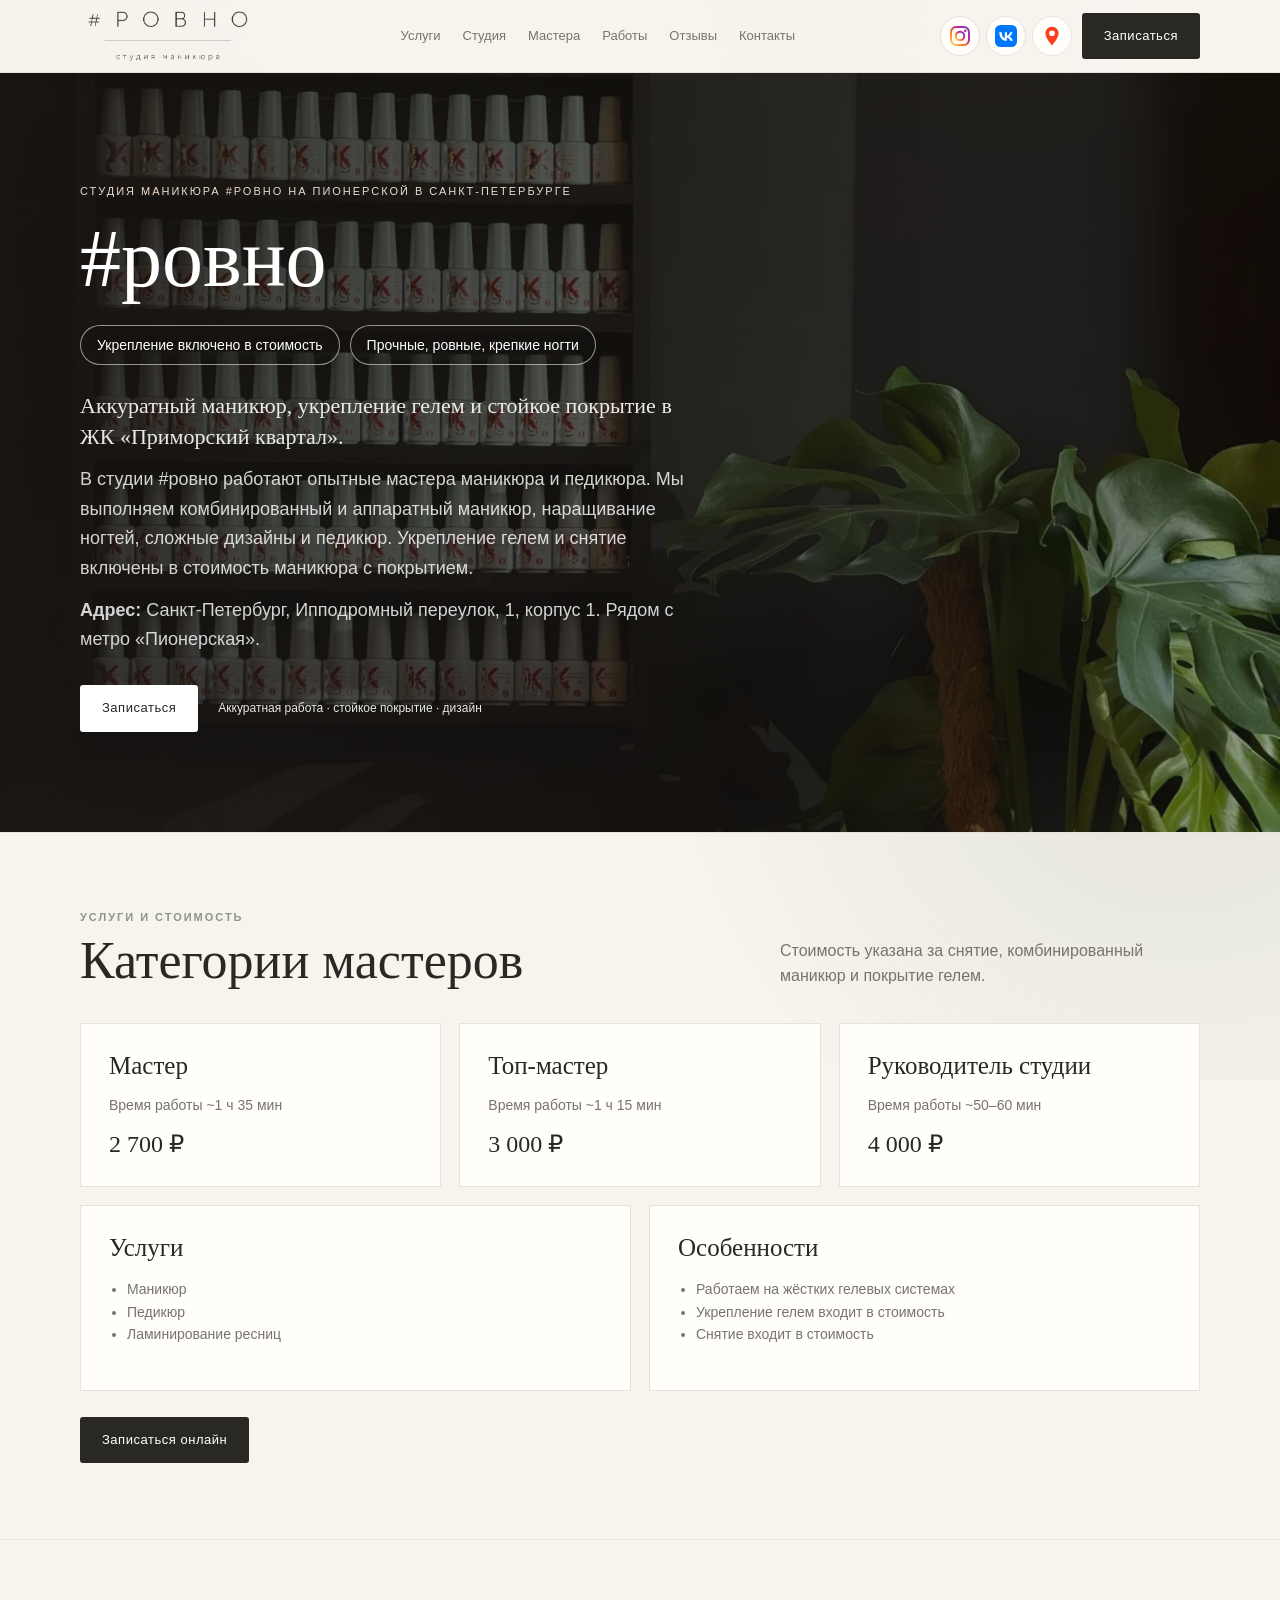
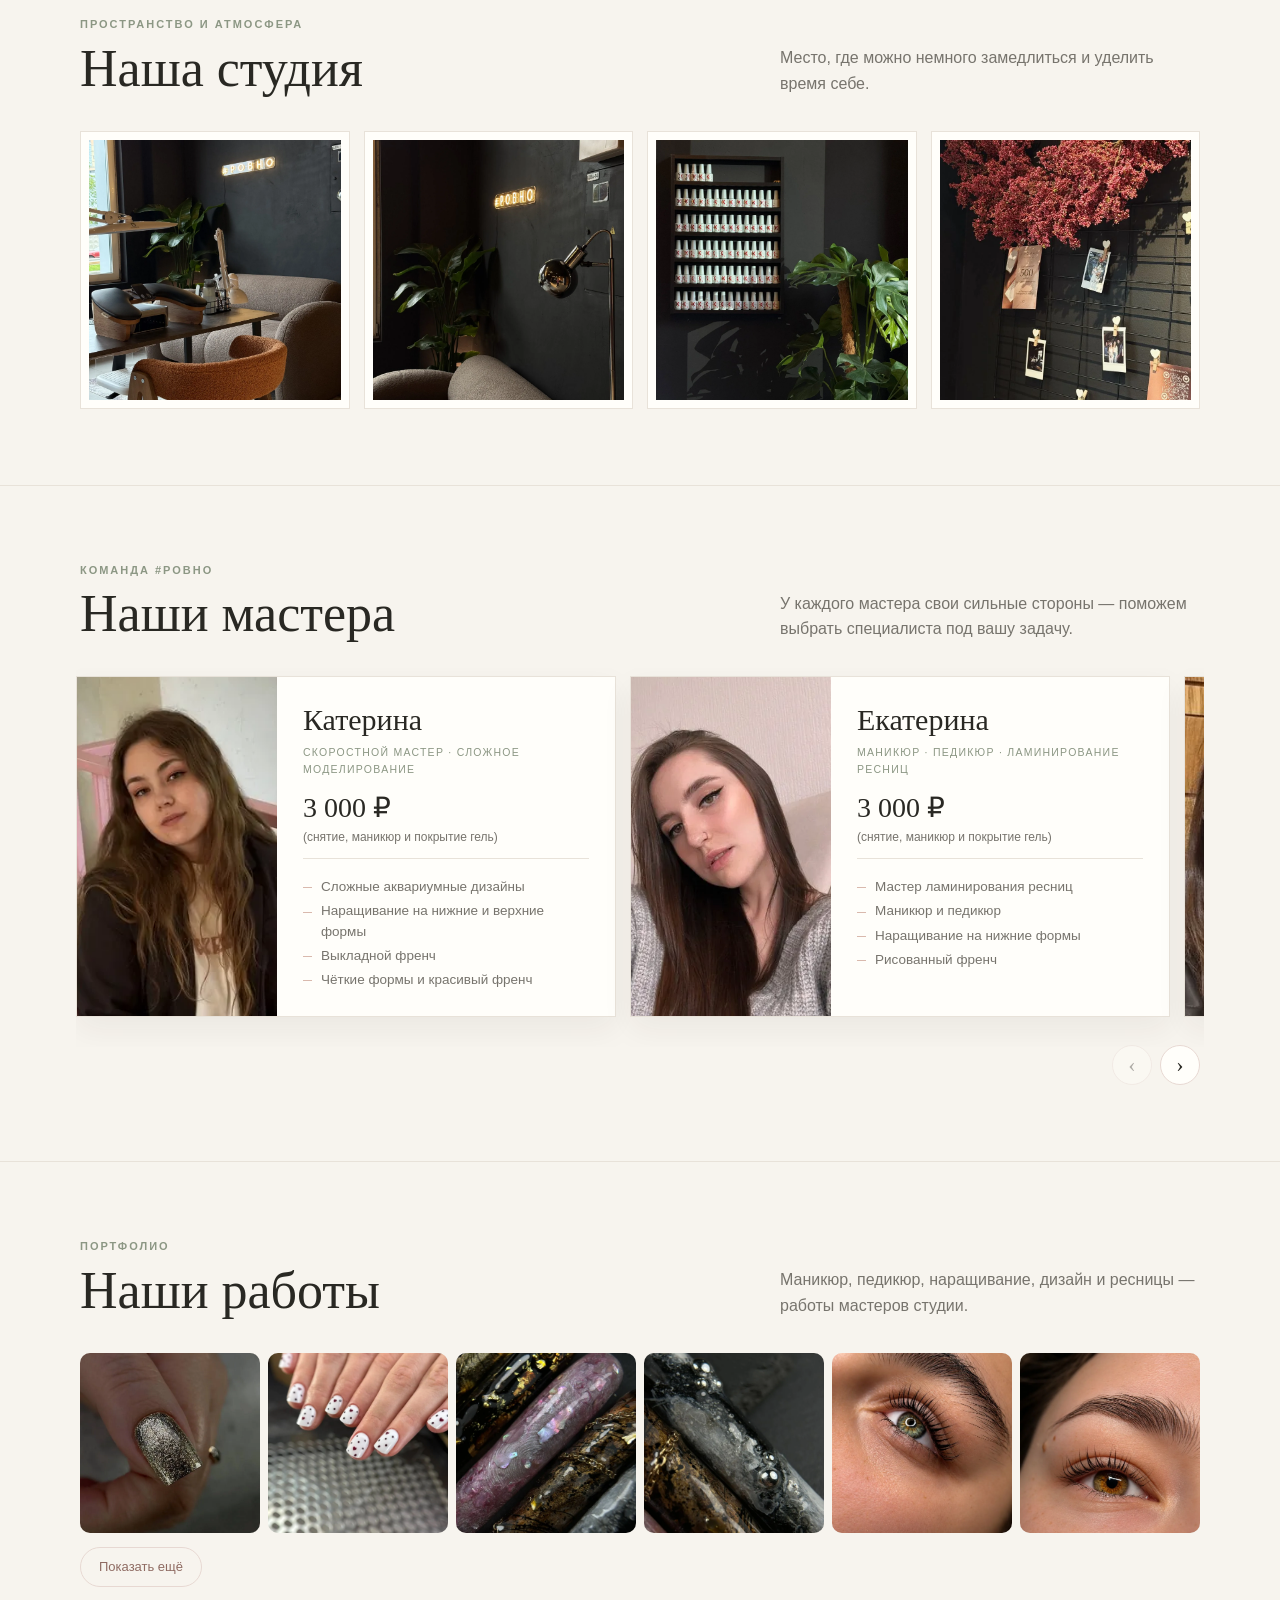
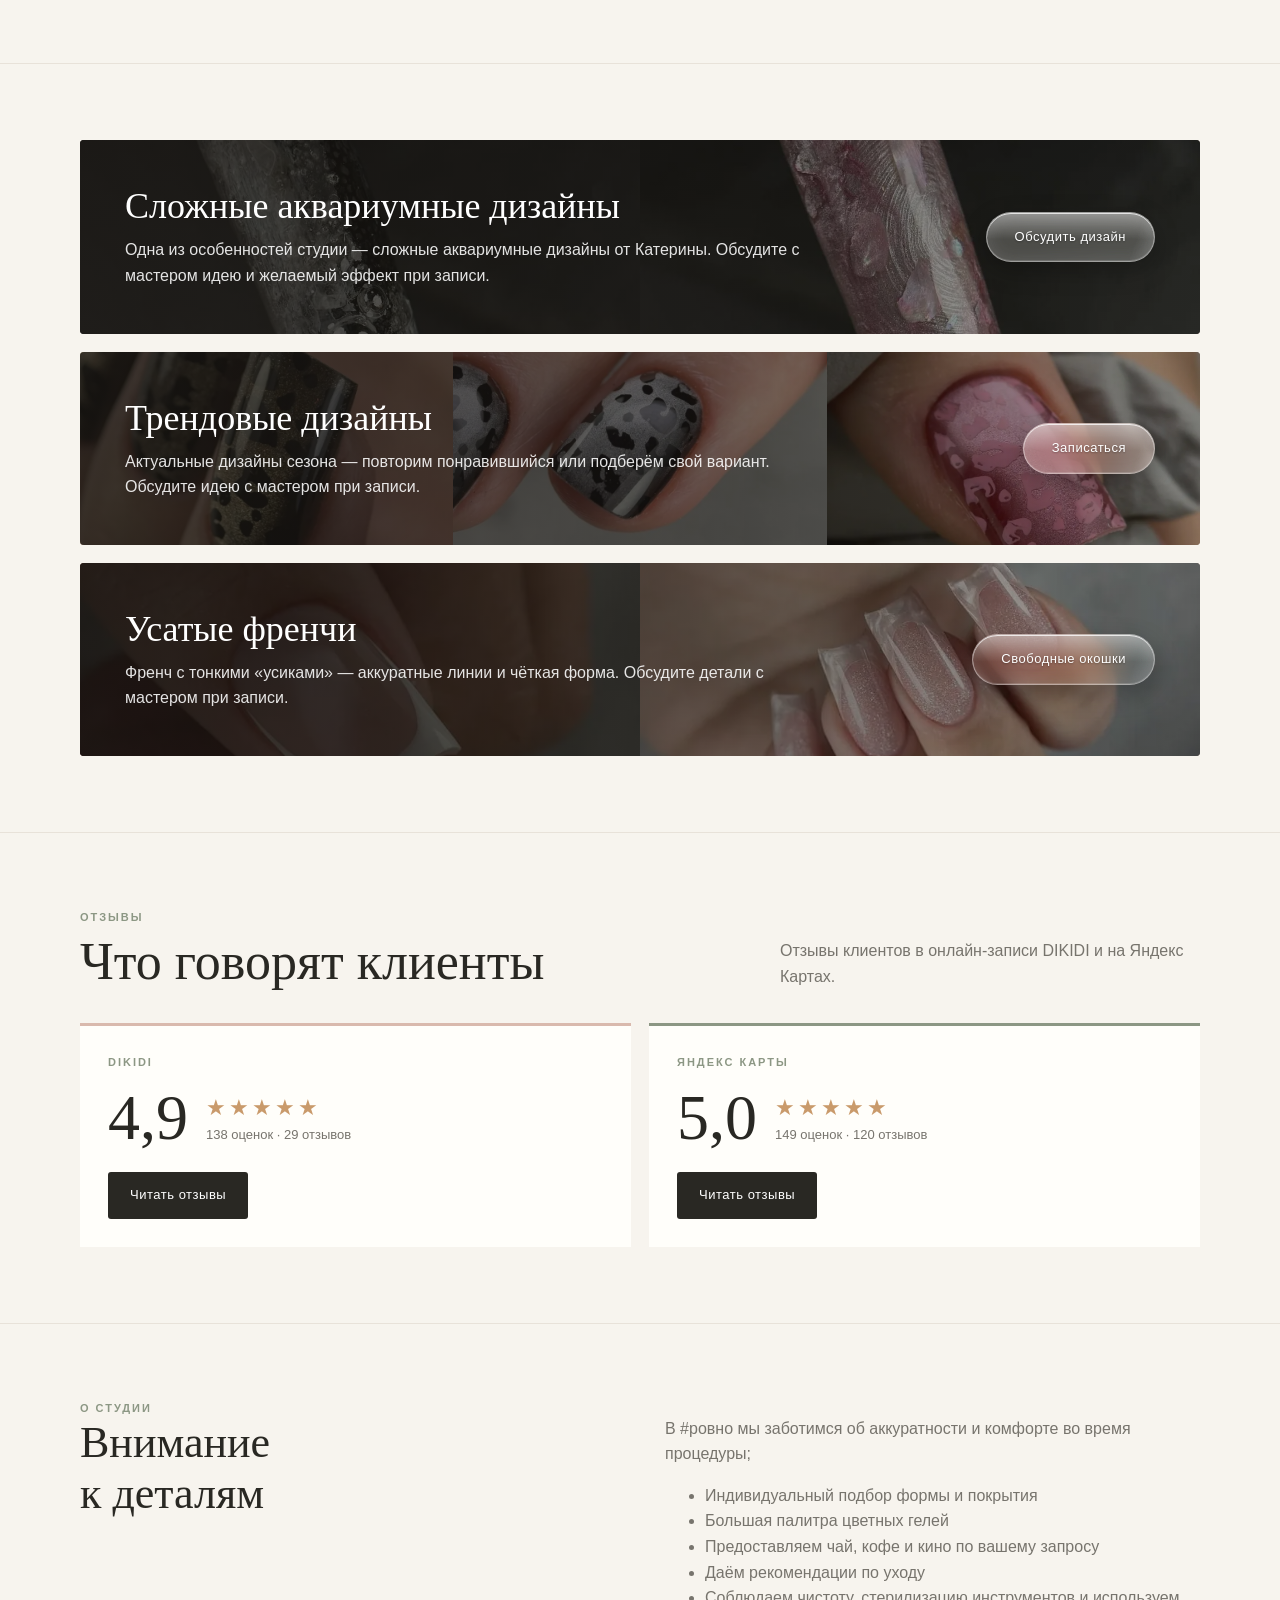
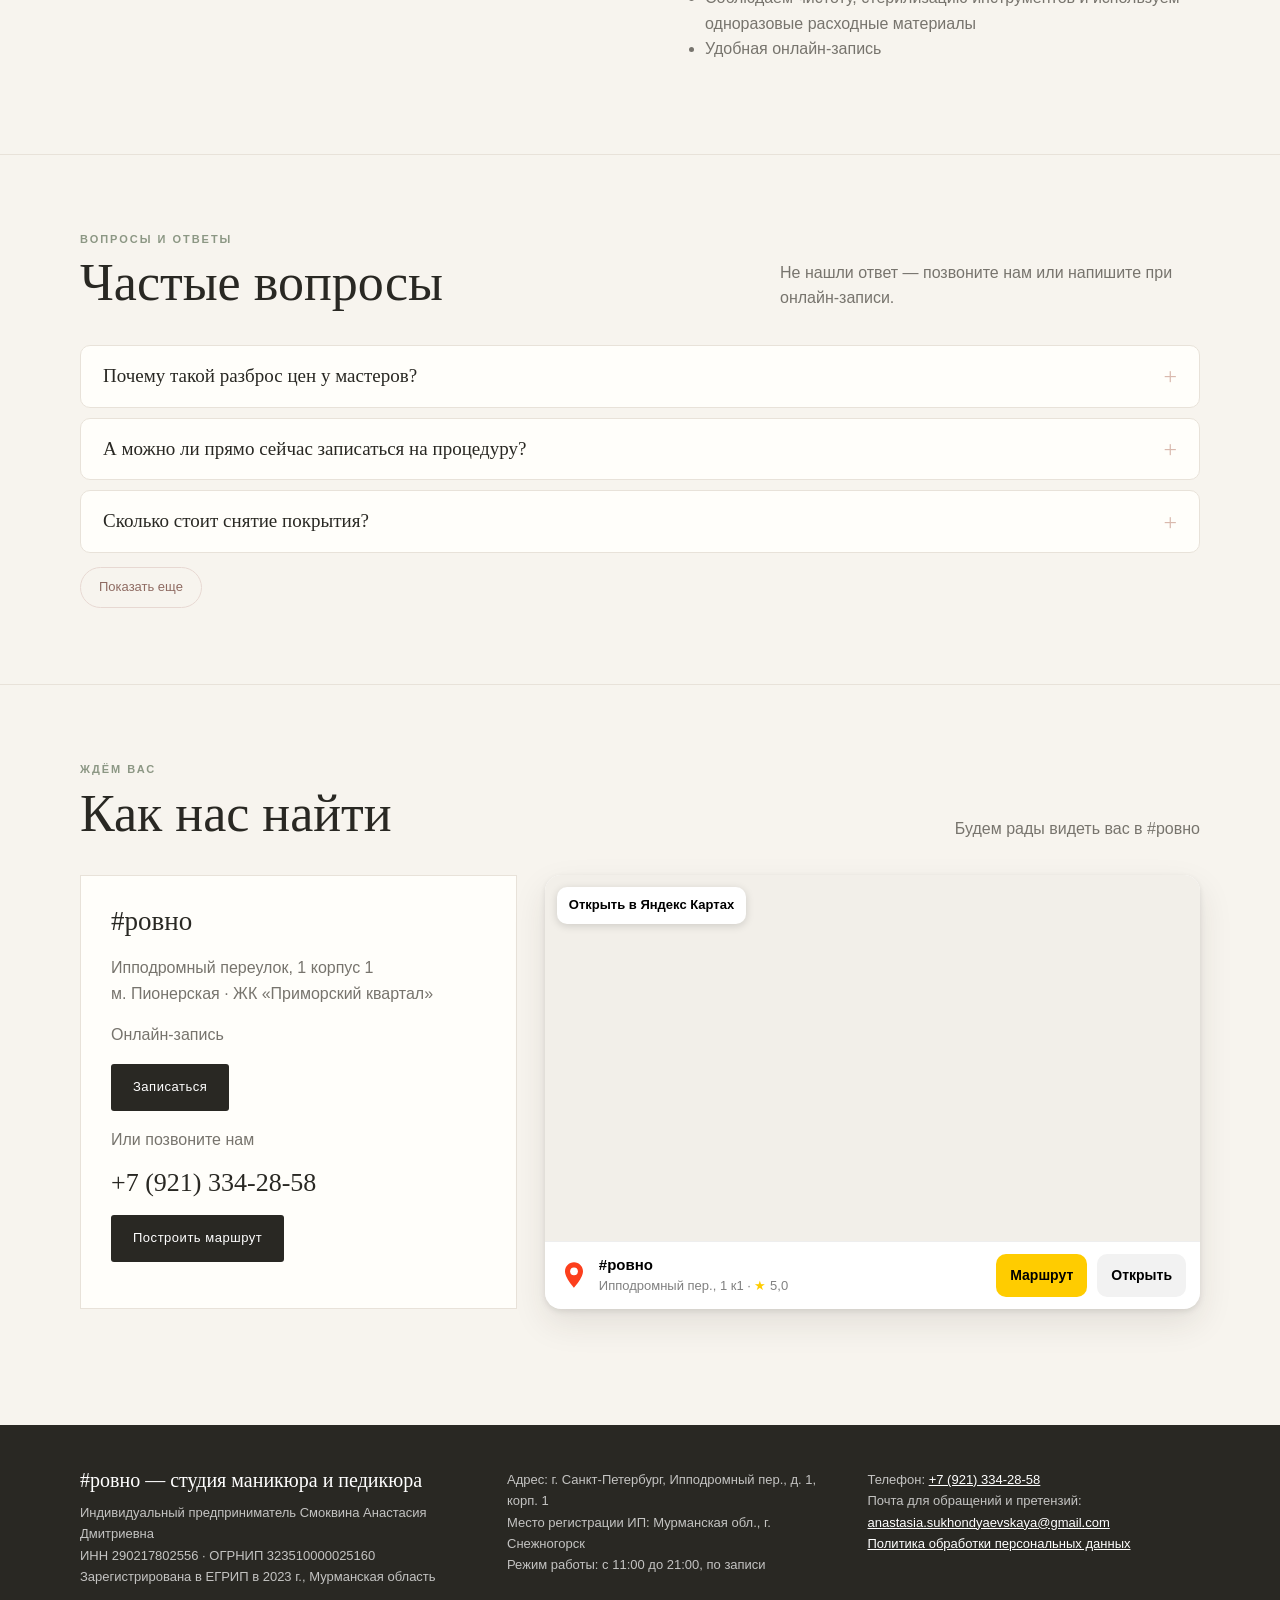
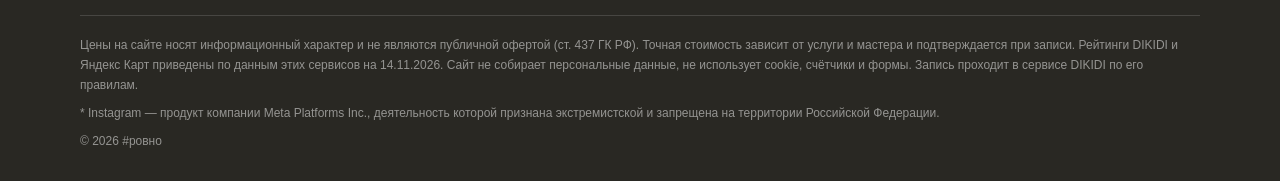
<file: index.html>
<!doctype html>
<html lang="ru">
  <head>
    <meta charset="utf-8">
    <meta name="viewport" content="width=device-width, initial-scale=1">
    <!-- Защита: браузер загружает скрипты, стили и картинки только с этого сайта; формы, фреймы и плагины запрещены -->
    <meta http-equiv="Content-Security-Policy" content="default-src 'none'; script-src 'self'; style-src 'self'; img-src 'self'; font-src 'self'; connect-src 'none'; frame-src 'none'; object-src 'none'; base-uri 'none'; form-action 'none'">
    <meta name="referrer" content="strict-origin-when-cross-origin">
    <meta name="description" content="Студия маникюра и педикюра #ровно на Пионерской в Санкт-Петербурге, ЖК «Приморский квартал». Маникюр с покрытием гелем от 2 700 ₽, укрепление и снятие включены. Наращивание, дизайн, педикюр. Онлайн-запись.">
    <title>Маникюр и педикюр на Пионерской, СПб — студия #ровно</title>
    <link rel="canonical" href="https://aleksejsuhondaevskij-commits.github.io/rovno-site/">
    <meta property="og:type" content="website">
    <meta property="og:locale" content="ru_RU">
    <meta property="og:site_name" content="#ровно">
    <meta property="og:title" content="Маникюр и педикюр на Пионерской — студия #ровно">
    <meta property="og:description" content="Аккуратный маникюр, укрепление гелем и стойкое покрытие в ЖК «Приморский квартал». Онлайн-запись.">
    <meta property="og:url" content="https://aleksejsuhondaevskij-commits.github.io/rovno-site/">
    <meta property="og:image" content="https://aleksejsuhondaevskij-commits.github.io/rovno-site/img/hero-2.jpg">
    <!-- ПОДКЛЮЧИТЬ: подтверждение Яндекс Вебмастера и Google Search Console — вставить сюда их meta-теги -->
    <link rel="stylesheet" href="css/style.css?v=20261116-photos">
    <script type="application/ld+json">
{
  "@context": "https://schema.org",
  "@type": "NailSalon",
  "name": "#ровно — студия маникюра и педикюра",
  "alternateName": "ровно",
  "url": "https://aleksejsuhondaevskij-commits.github.io/rovno-site/",
  "image": "https://aleksejsuhondaevskij-commits.github.io/rovno-site/img/hero-2.jpg",
  "logo": "https://aleksejsuhondaevskij-commits.github.io/rovno-site/img/logo.png",
  "telephone": "+7 921 334-28-58",
  "email": "anastasia.sukhondyaevskaya@gmail.com",
  "priceRange": "2700–4000 ₽",
  "currenciesAccepted": "RUB",
  "address": {
    "@type": "PostalAddress",
    "streetAddress": "Ипподромный пер., д. 1, корп. 1",
    "addressLocality": "Санкт-Петербург",
    "addressCountry": "RU"
  },
  "geo": {
    "@type": "GeoCoordinates",
    "latitude": 60.000711,
    "longitude": 30.309341
  },
  "hasMap": "https://yandex.ru/maps/org/rovno/37759536198/",
  "sameAs": [
    "https://vk.ru/smokvina_nails",
    "https://yandex.ru/maps/org/rovno/37759536198/",
    "https://dikidi.net/812212"
  ],
  "potentialAction": {
    "@type": "ReserveAction",
    "target": "https://dikidi.net/812212"
  },
  "makesOffer": [
    {
      "@type": "Offer",
      "price": "2700",
      "priceCurrency": "RUB",
      "itemOffered": {
        "@type": "Service",
        "name": "Маникюр с покрытием гелем — мастер (снятие, комбинированный маникюр, покрытие)"
      }
    },
    {
      "@type": "Offer",
      "price": "3000",
      "priceCurrency": "RUB",
      "itemOffered": {
        "@type": "Service",
        "name": "Маникюр с покрытием гелем — топ-мастер (снятие, комбинированный маникюр, покрытие)"
      }
    },
    {
      "@type": "Offer",
      "price": "4000",
      "priceCurrency": "RUB",
      "itemOffered": {
        "@type": "Service",
        "name": "Маникюр с покрытием гелем — руководитель студии (снятие, комбинированный маникюр, покрытие)"
      }
    }
  ]
}
    </script>
    <script type="application/ld+json">
{
  "@context": "https://schema.org",
  "@type": "FAQPage",
  "mainEntity": [
    {
      "@type": "Question",
      "name": "Почему такой разброс цен у мастеров?",
      "acceptedAnswer": {
        "@type": "Answer",
        "text": "У нас работают мастера разных категорий Стоимость зависит от опыта мастера и скорости выполнения работы"
      }
    },
    {
      "@type": "Question",
      "name": "А можно ли прямо сейчас записаться на процедуру?",
      "acceptedAnswer": {
        "@type": "Answer",
        "text": "Да, периодически у нас есть такая возможность"
      }
    },
    {
      "@type": "Question",
      "name": "Сколько стоит снятие покрытия?",
      "acceptedAnswer": {
        "@type": "Answer",
        "text": "Снятие входит в стоимость"
      }
    },
    {
      "@type": "Question",
      "name": "Сколько стоит маникюр с покрытием?",
      "acceptedAnswer": {
        "@type": "Answer",
        "text": "От 2 700 ₽ у мастера, 3 000 ₽ у топ-мастера и 4 000 ₽ у руководителя студии В стоимость входят снятие, комбинированный маникюр и покрытие гелем"
      }
    },
    {
      "@type": "Question",
      "name": "Входит ли укрепление в стоимость?",
      "acceptedAnswer": {
        "@type": "Answer",
        "text": "Да. Мы работаем на жестких гелевых системах. У нас большая палитра цветных и камуфлирующих гелей"
      }
    },
    {
      "@type": "Question",
      "name": "Как записаться?",
      "acceptedAnswer": {
        "@type": "Answer",
        "text": "Онлайн через DIKIDI в любое время или по телефону +7 (921) 334-28-58"
      }
    },
    {
      "@type": "Question",
      "name": "Где находится студия?",
      "acceptedAnswer": {
        "@type": "Answer",
        "text": "Санкт-Петербург, Ипподромный переулок, 1 корпус 1, ЖК «Приморский квартал», рядом с метро «Пионерская»"
      }
    },
    {
      "@type": "Question",
      "name": "Как обрабатываются инструменты?",
      "acceptedAnswer": {
        "@type": "Answer",
        "text": "Инструменты проходят обработку в 3 этапа:\n1 этап — предстерилизационная очистка\n2 этап — сушка\n3 этап — стерилизация\nИнструменты хранятся в крафт-пакетах"
      }
    },
    {
      "@type": "Question",
      "name": "Какие услуги есть кроме маникюра?",
      "acceptedAnswer": {
        "@type": "Answer",
        "text": "Педикюр (в том числе смарт-педикюр)\n- аппаратный и комбинированный маникюр;\n- наращивание на верхние и нижние формы;\n- сложные дизайны: аквариумные трендовые усатые френчи;\n- ламинирование ресниц"
      }
    }
  ]
}
    </script>
      <meta name="google-site-verification" content="_18Pd3T_q3ACCUwuTPuQelvETwJcBpc_SS5uZMyW4nQ" />
  </head>
  <body>
    <header class="top">
      <div class="wrap nav">
        <a class="brand" href="#home" aria-label="#ровно — на главную"><span class="brand-logo"><img src="img/logo.png" alt="#ровно — студия маникюра"></span></a>
        <nav class="links"><a href="#services">Услуги</a><a href="#studio">Студия</a><a href="#masters">Мастера</a><a href="#works">Работы</a><a href="#reviews">Отзывы</a><a href="#contacts">Контакты</a></nav>
        <div class="head-actions">
          <div class="head-social">
            <a class="head-soc" href="https://www.instagram.com/anastasiia.dmitrievnaa?utm_source=qr" target="_blank" rel="noopener noreferrer" aria-label="#ровно в Instagram*" title="Instagram*"><img src="img/icon-instagram.svg" alt=""></a>
            <a class="head-soc" href="https://vk.ru/smokvina_nails" target="_blank" rel="noopener noreferrer" aria-label="#ровно ВКонтакте"><img src="img/icon-vk.svg" alt=""></a>
            <a class="head-soc" href="https://yandex.ru/maps/-/CXqO7MmX" target="_blank" rel="noopener noreferrer" aria-label="#ровно на Яндекс Картах"><img src="img/icon-yandex-maps.svg" alt=""></a>
          </div>
          <a class="btn" href="https://dikidi.net/812212" target="_blank" rel="noopener noreferrer">Записаться</a>
        </div>
      </div>
    </header>
    <main>
      <div class="hero-bg" id="home">
        <div class="wrap hero">
          <div>
            <h2 class="eyebrow hero-eyebrow">Студия маникюра #ровно на Пионерской в Санкт-Петербурге</h2>
            <h1>#ровно</h1>
            <ul class="concept">
              <li>Укрепление включено в стоимость</li>
              <li>Прочные, ровные, крепкие ногти</li>
            </ul>
            <div class="hero-about" id="about">
              <p class="hero-lead">Аккуратный маникюр, укрепление гелем и стойкое покрытие в ЖК «Приморский квартал».</p>
              <p>В студии #ровно работают опытные мастера маникюра и педикюра. Мы выполняем комбинированный и аппаратный маникюр, наращивание ногтей, сложные дизайны и педикюр. Укрепление гелем и снятие включены в стоимость маникюра с покрытием.</p>
              <p><b>Адрес:</b> Санкт-Петербург, Ипподромный переулок, 1, корпус 1. Рядом с метро «Пионерская».</p>
            </div>
            <div class="hero-note"><a class="btn" href="https://dikidi.net/812212" target="_blank" rel="noopener noreferrer">Записаться</a><span class="mini">Аккуратная работа · стойкое покрытие · дизайн</span></div>
          </div>
        </div>
      </div>
      <section id="services">
        <div class="wrap">
          <div class="section-head">
            <div>
              <div class="eyebrow">Услуги и стоимость</div>
              <h2>Категории мастеров</h2>
            </div>
            <p>Стоимость указана за снятие, комбинированный маникюр и покрытие гелем.</p>
          </div>
          <div class="cards">
            <article class="card">
              <h3>Мастер</h3>
              <p>Время работы ~1 ч 35 мин</p>
              <div class="price">2 700 <i class="rub">₽</i></div>
            </article>
            <article class="card">
              <h3>Топ-мастер</h3>
              <p>Время работы ~1 ч 15 мин</p>
              <div class="price">3 000 <i class="rub">₽</i></div>
            </article>
            <article class="card">
              <h3>Руководитель студии</h3>
              <p>Время работы ~50–60 мин</p>
              <div class="price">4 000 <i class="rub">₽</i></div>
            </article>
          </div>
          <div class="offer">
            <div class="card">
              <h3>Услуги</h3>
              <ul>
                <li>Маникюр</li>
                <li>Педикюр</li>
                <li>Ламинирование ресниц</li>
              </ul>
            </div>
            <div class="card">
              <h3>Особенности</h3>
              <ul>
                <li>Работаем на жёстких гелевых системах</li>
                <li>Укрепление гелем входит в стоимость</li>
                <li>Снятие входит в стоимость</li>
              </ul>
            </div>
          </div>
          <div class="service-cta"><a class="btn" href="https://dikidi.net/812212" target="_blank" rel="noopener noreferrer">Записаться онлайн</a></div>
        </div>
      </section>
      <section id="studio">
        <div class="wrap">
          <div class="section-head">
            <div>
              <div class="eyebrow">Пространство и атмосфера</div>
              <h2>Наша студия</h2>
            </div>
            <p>Место, где можно немного замедлиться и уделить время себе.</p>
          </div>
          <div class="gallery">
            <button type="button" class="photo"><picture><source srcset="img/studio-01.webp" type="image/webp"><img src="img/studio-01.jpg" alt="Рабочее место в студии Ровно" loading="lazy"></picture></button>
            <button type="button" class="photo"><picture><source srcset="img/studio-02.webp" type="image/webp"><img src="img/studio-02.jpg" alt="Зона отдыха и неоновая вывеска Ровно" loading="lazy"></picture></button>
            <button type="button" class="photo"><picture><source srcset="img/studio-03.webp" type="image/webp"><img src="img/studio-03.jpg" alt="Палитра материалов и интерьерные растения" loading="lazy"></picture></button>
            <button type="button" class="photo"><picture><source srcset="img/studio-04.webp" type="image/webp"><img src="img/studio-04.jpg" alt="Детали оформления студии Ровно" loading="lazy"></picture></button>
          </div>
        </div>
      </section>
      <section id="masters">
        <div class="wrap">
          <div class="section-head">
            <div>
              <div class="eyebrow">Команда #ровно</div>
              <h2>Наши мастера</h2>
            </div>
            <p>У каждого мастера свои сильные стороны — поможем выбрать специалиста под вашу задачу.</p>
          </div>
          <div class="masters">
            <article class="master">
              <div class="master-head">
                <div class="master-photo"><picture><source srcset="img/master-katerina.webp" type="image/webp"><img src="img/master-katerina.jpg" alt="Катерина"></picture></div>
                <div>
                  <h3>Катерина</h3>
                  <div class="role">Скоростной мастер · сложное моделирование</div>
                  <div class="master-price">3 000 <i class="rub">₽</i> <span>(снятие, маникюр и покрытие гель)</span></div>
                </div>
              </div>
              <ul>
                <li>Сложные аквариумные дизайны</li>
                <li>Наращивание на нижние и верхние формы</li>
                <li>Выкладной френч</li>
                <li>Чёткие формы и красивый френч</li>
              </ul>
            </article>
            <article class="master">
              <div class="master-head">
                <div class="master-photo"><picture><source srcset="img/master-ekaterina.webp" type="image/webp"><img src="img/master-ekaterina.jpg" alt="Екатерина"></picture></div>
                <div>
                  <h3>Екатерина</h3>
                  <div class="role">Маникюр · педикюр · ламинирование ресниц</div>
                  <div class="master-price">3 000 <i class="rub">₽</i> <span>(снятие, маникюр и покрытие гель)</span></div>
                </div>
              </div>
              <ul>
                <li>Мастер ламинирования ресниц</li>
                <li>Маникюр и педикюр</li>
                <li>Наращивание на нижние формы</li>
                <li>Рисованный френч</li>
              </ul>
            </article>
            <article class="master">
              <div class="master-head">
                <div class="master-photo"><picture><source srcset="img/master-valeriya.webp" type="image/webp"><img src="img/master-valeriya.jpg" alt="Валерия"></picture></div>
                <div>
                  <h3>Валерия</h3>
                  <div class="role">Наращивание · дизайн · педикюр</div>
                  <div class="master-price">2 700 <i class="rub">₽</i> <span>(снятие, маникюр и покрытие гель)</span></div>
                </div>
              </div>
              <ul>
                <li>Наращивание на верхние формы</li>
                <li>Разнообразные дизайны</li>
                <li>Педикюр</li>
                <li>Комбинированный маникюр с покрытием гелем</li>
              </ul>
            </article>
            <!-- ДОБАВИТЬ ФОТО МАСТЕРА: в .master-photo заменить букву на <picture><source srcset="img/master-ИМЯ.webp" type="image/webp"><img src="img/master-ИМЯ.jpg" alt="ИМЯ"></picture> -->
            <!-- ДОБАВИТЬ ДАННЫЕ: шаблон карточки мастера. Скопировать <article> внутрь .masters, заполнить поля. -->
            <template id="master-template">
              <article class="master">
                <div class="master-head">
                  <div class="master-photo">И</div>
                  <div>
                    <h3>ИМЯ</h3>
                    <div class="role">РОЛЬ</div>
                    <div class="master-price">ЦЕНА <i class="rub">₽</i> <span>(снятие, маникюр и покрытие гель)</span></div>
                  </div>
                </div>
                <ul>
                  <li>УСЛУГА</li>
                </ul>
              </article>
            </template>
            <article class="master">
              <div class="master-head">
                <div class="master-photo"><picture><source srcset="img/master-viktoriya.webp" type="image/webp"><img src="img/master-viktoriya.jpg" alt="Виктория"></picture></div>
                <div>
                  <h3>Виктория</h3>
                  <div class="role">Маникюр · педикюр</div>
                  <div class="master-price">2 700 <i class="rub">₽</i> <span>(снятие, маникюр и покрытие гель)</span></div>
                </div>
              </div>
              <ul>
                <li>Смарт-педикюр</li>
                <li>Комбинированный / аппаратный маникюр с покрытием гелем</li>
              </ul>
            </article>
          </div>
          <div class="masters-nav">
            <button type="button" class="masters-prev" aria-label="Предыдущие мастера">‹</button>
            <button type="button" class="masters-next" aria-label="Следующие мастера">›</button>
          </div>
        </div>
      </section>
      <section id="works">
        <div class="wrap">
          <div class="section-head">
            <div>
              <div class="eyebrow">Портфолио</div>
              <h2>Наши работы</h2>
            </div>
            <p>Маникюр, педикюр, наращивание, дизайн и ресницы — работы мастеров студии.</p>
          </div>
          <div class="works is-collapsed" id="works-grid">
            <button type="button"><picture><source srcset="img/work-54.webp" type="image/webp"><img src="img/work-54.jpg" alt="Золотой глиттер на квадратной форме" loading="lazy"></picture></button>
            <button type="button"><picture><source srcset="img/work-55.webp" type="image/webp"><img src="img/work-55.jpg" alt="Молочное покрытие с точками и сердечками" loading="lazy"></picture></button>
            <button type="button"><picture><source srcset="img/work-01.webp" type="image/webp"><img src="img/work-01.jpg" alt="Длинные наращённые ногти с аквариумным дизайном: поталь, перламутр, цепочки" loading="lazy"></picture></button>
            <button type="button"><picture><source srcset="img/work-02.webp" type="image/webp"><img src="img/work-02.jpg" alt="Аквариумный дизайн крупным планом: металлические бусины и золотая поталь" loading="lazy"></picture></button>
            <button type="button"><picture><source srcset="img/work-03.webp" type="image/webp"><img src="img/work-03.jpg" alt="Ламинирование ресниц и оформление бровей, зелёные глаза" loading="lazy"></picture></button>
            <button type="button"><picture><source srcset="img/work-04.webp" type="image/webp"><img src="img/work-04.jpg" alt="Ламинирование ресниц и бровей, вид сбоку" loading="lazy"></picture></button>
            <button type="button"><picture><source srcset="img/work-05.webp" type="image/webp"><img src="img/work-05.jpg" alt="Квадратная форма, омбре из персикового в голубой" loading="lazy"></picture></button>
            <button type="button"><picture><source srcset="img/work-06.webp" type="image/webp"><img src="img/work-06.jpg" alt="До и после: тёмное покрытие и молочный оттенок, квадратная форма" loading="lazy"></picture></button>
            <button type="button"><picture><source srcset="img/work-07.webp" type="image/webp"><img src="img/work-07.jpg" alt="Молочный и бордовый глянец на квадратной форме" loading="lazy"></picture></button>
            <button type="button"><picture><source srcset="img/work-08.webp" type="image/webp"><img src="img/work-08.jpg" alt="Кошачий глаз: графитовый и розово-бежевый оттенки" loading="lazy"></picture></button>
            <button type="button"><picture><source srcset="img/work-09.webp" type="image/webp"><img src="img/work-09.jpg" alt="До и после: укрепление и покрытие оливковым гелем" loading="lazy"></picture></button>
            <button type="button"><picture><source srcset="img/work-10.webp" type="image/webp"><img src="img/work-10.jpg" alt="Ламинирование ресниц крупным планом" loading="lazy"></picture></button>
            <button type="button"><picture><source srcset="img/work-11.webp" type="image/webp"><img src="img/work-11.jpg" alt="Миндальная форма, шоколадный глянец" loading="lazy"></picture></button>
            <button type="button"><picture><source srcset="img/work-12.webp" type="image/webp"><img src="img/work-12.jpg" alt="Миндальная форма, бежевый кошачий глаз" loading="lazy"></picture></button>
            <button type="button"><picture><source srcset="img/work-13.webp" type="image/webp"><img src="img/work-13.jpg" alt="Педикюр, молочное покрытие" loading="lazy"></picture></button>
            <button type="button"><picture><source srcset="img/work-14.webp" type="image/webp"><img src="img/work-14.jpg" alt="Миндальная форма, нюд с графическим рисунком" loading="lazy"></picture></button>
            <button type="button"><picture><source srcset="img/work-15.webp" type="image/webp"><img src="img/work-15.jpg" alt="Белое покрытие с графическим рисунком" loading="lazy"></picture></button>
            <button type="button"><picture><source srcset="img/work-16.webp" type="image/webp"><img src="img/work-16.jpg" alt="Рисованный дизайн с портретом и сердечками" loading="lazy"></picture></button>
            <button type="button"><picture><source srcset="img/work-17.webp" type="image/webp"><img src="img/work-17.jpg" alt="Короткий нюдовый маникюр с френчем" loading="lazy"></picture></button>
            <button type="button"><picture><source srcset="img/work-18.webp" type="image/webp"><img src="img/work-18.jpg" alt="Маникюр с рисованным дизайном" loading="lazy"></picture></button>
            <button type="button"><picture><source srcset="img/work-19.webp" type="image/webp"><img src="img/work-19.jpg" alt="Педикюр с серебристым глиттером" loading="lazy"></picture></button>
            <button type="button"><picture><source srcset="img/work-20.webp" type="image/webp"><img src="img/work-20.jpg" alt="Педикюр, серебристый глиттер крупным планом" loading="lazy"></picture></button>
            <button type="button"><picture><source srcset="img/work-21.webp" type="image/webp"><img src="img/work-21.jpg" alt="Педикюр, чёрное покрытие с блёстками" loading="lazy"></picture></button>
            <button type="button"><picture><source srcset="img/work-22.webp" type="image/webp"><img src="img/work-22.jpg" alt="Педикюр, нюдовое покрытие" loading="lazy"></picture></button>
            <button type="button"><picture><source srcset="img/work-23.webp" type="image/webp"><img src="img/work-23.jpg" alt="Педикюр, бордовое покрытие" loading="lazy"></picture></button>
            <button type="button"><picture><source srcset="img/work-24.webp" type="image/webp"><img src="img/work-24.jpg" alt="Педикюр, белое покрытие" loading="lazy"></picture></button>
            <button type="button"><picture><source srcset="img/work-25.webp" type="image/webp"><img src="img/work-25.jpg" alt="Педикюр, тёмно-красный глянец" loading="lazy"></picture></button>
            <button type="button"><picture><source srcset="img/work-26.webp" type="image/webp"><img src="img/work-26.jpg" alt="Педикюр, ярко-красное покрытие" loading="lazy"></picture></button>
            <button type="button"><picture><source srcset="img/work-27.webp" type="image/webp"><img src="img/work-27.jpg" alt="Квадратная форма, мятный перламутр" loading="lazy"></picture></button>
            <button type="button"><picture><source srcset="img/work-28.webp" type="image/webp"><img src="img/work-28.jpg" alt="Нюдовый френч на квадратной форме" loading="lazy"></picture></button>
            <button type="button"><picture><source srcset="img/work-29.webp" type="image/webp"><img src="img/work-29.jpg" alt="Розовый маникюр с белым френчем" loading="lazy"></picture></button>
            <button type="button"><picture><source srcset="img/work-30.webp" type="image/webp"><img src="img/work-30.jpg" alt="Молочный френч на длинной квадратной форме" loading="lazy"></picture></button>
            <button type="button"><picture><source srcset="img/work-31.webp" type="image/webp"><img src="img/work-31.jpg" alt="Чёрный глянец, квадратная форма" loading="lazy"></picture></button>
            <button type="button"><picture><source srcset="img/work-32.webp" type="image/webp"><img src="img/work-32.jpg" alt="Сиреневый перламутр, квадратная форма" loading="lazy"></picture></button>
            <button type="button"><picture><source srcset="img/work-33.webp" type="image/webp"><img src="img/work-33.jpg" alt="Миндальная форма, нюд с акварельным дизайном" loading="lazy"></picture></button>
            <button type="button"><picture><source srcset="img/work-34.webp" type="image/webp"><img src="img/work-34.jpg" alt="Наращивание длинных острых ногтей" loading="lazy"></picture></button>
            <button type="button"><picture><source srcset="img/work-35.webp" type="image/webp"><img src="img/work-35.jpg" alt="Френч с розовой линией" loading="lazy"></picture></button>
            <button type="button"><picture><source srcset="img/work-36.webp" type="image/webp"><img src="img/work-36.jpg" alt="Серебристые полосы на нюдовой базе" loading="lazy"></picture></button>
            <button type="button"><picture><source srcset="img/work-37.webp" type="image/webp"><img src="img/work-37.jpg" alt="Длинный миндаль, перламутровая втирка" loading="lazy"></picture></button>
            <button type="button"><picture><source srcset="img/work-38.webp" type="image/webp"><img src="img/work-38.jpg" alt="До и после: укрепление и нюдовое покрытие" loading="lazy"></picture></button>
            <button type="button"><picture><source srcset="img/work-39.webp" type="image/webp"><img src="img/work-39.jpg" alt="До и после: розовое покрытие" loading="lazy"></picture></button>
            <button type="button"><picture><source srcset="img/work-40.webp" type="image/webp"><img src="img/work-40.jpg" alt="Длинный миндаль, полупрозрачный нюд" loading="lazy"></picture></button>
            <button type="button"><picture><source srcset="img/work-41.webp" type="image/webp"><img src="img/work-41.jpg" alt="Красно-белый дизайн с сердцем" loading="lazy"></picture></button>
            <button type="button"><picture><source srcset="img/work-42.webp" type="image/webp"><img src="img/work-42.jpg" alt="Длинные стилеты, нюдовое покрытие" loading="lazy"></picture></button>
            <button type="button"><picture><source srcset="img/work-43.webp" type="image/webp"><img src="img/work-43.jpg" alt="Розовый френч и чёрный глянец" loading="lazy"></picture></button>
            <button type="button"><picture><source srcset="img/work-44.webp" type="image/webp"><img src="img/work-44.jpg" alt="Розовое покрытие с сердечком" loading="lazy"></picture></button>
            <button type="button"><picture><source srcset="img/work-45.webp" type="image/webp"><img src="img/work-45.jpg" alt="Длинный миндаль, нюд с блеском" loading="lazy"></picture></button>
            <button type="button"><picture><source srcset="img/work-47.webp" type="image/webp"><img src="img/work-47.jpg" alt="Розовое омбре" loading="lazy"></picture></button>
            <button type="button"><picture><source srcset="img/work-49.webp" type="image/webp"><img src="img/work-49.jpg" alt="Хромированные ногти" loading="lazy"></picture></button>
            <button type="button"><picture><source srcset="img/work-50.webp" type="image/webp"><img src="img/work-50.jpg" alt="Нюд с точечным дизайном" loading="lazy"></picture></button>
            <button type="button"><picture><source srcset="img/work-53.webp" type="image/webp"><img src="img/work-53.jpg" alt="Нежный розовый маникюр, квадратная форма" loading="lazy"></picture></button>
          </div>
          <button type="button" class="service-more works-more" aria-expanded="false" aria-controls="works-grid">Показать ещё</button>
        </div>
      </section>
      <section class="designs">
        <div class="wrap designs-list">
          <article class="design">
            <div class="design-photos"><picture><source srcset="img/design-aquarium-1.webp" type="image/webp"><img src="img/design-aquarium-1.jpg" alt="Аквариумный дизайн ногтей"></picture><picture><source srcset="img/design-aquarium-2.webp" type="image/webp"><img src="img/design-aquarium-2.jpg" alt="Аквариумный дизайн ногтей"></picture></div>
            <div class="design-text">
              <h2>Сложные аквариумные дизайны</h2>
              <p>Одна из особенностей студии — сложные аквариумные дизайны от Катерины. Обсудите с мастером идею и желаемый эффект при записи.</p>
            </div>
            <a class="btn btn-light" href="https://dikidi.net/812212" target="_blank" rel="noopener noreferrer">Обсудить дизайн</a>
          </article>
          <article class="design">
            <div class="design-photos"><picture><source srcset="img/design-trend-1.webp" type="image/webp"><img src="img/design-trend-1.jpg" alt="Трендовый дизайн ногтей"></picture><picture><source srcset="img/design-trend-2.webp" type="image/webp"><img src="img/design-trend-2.jpg" alt="Трендовый дизайн ногтей"></picture><picture><source srcset="img/design-trend-3.webp" type="image/webp"><img src="img/design-trend-3.jpg" alt="Трендовый дизайн ногтей"></picture></div>
            <div class="design-text">
              <h2>Трендовые дизайны</h2>
              <p>Актуальные дизайны сезона — повторим понравившийся или подберём свой вариант. Обсудите идею с мастером при записи.</p>
            </div>
            <a class="btn btn-rose" href="https://dikidi.net/812212" target="_blank" rel="noopener noreferrer">Записаться</a>
          </article>
          <article class="design">
            <div class="design-photos"><picture><source srcset="img/design-french-1.webp" type="image/webp"><img src="img/design-french-1.jpg" alt="Усатый френч"></picture><picture><source srcset="img/design-french-2.webp" type="image/webp"><img src="img/design-french-2.jpg" alt="Усатый френч"></picture></div>
            <div class="design-text">
              <h2>Усатые френчи</h2>
              <p>Френч с тонкими «усиками» — аккуратные линии и чёткая форма. Обсудите детали с мастером при записи.</p>
            </div>
            <a class="btn btn-ghost" href="https://dikidi.net/812212" target="_blank" rel="noopener noreferrer">Свободные окошки</a>
          </article>
        </div>
      </section>
      <section id="reviews">
        <div class="wrap">
          <div class="section-head">
            <div>
              <div class="eyebrow">Отзывы</div>
              <h2>Что говорят клиенты</h2>
            </div>
            <p>Отзывы клиентов в онлайн-записи DIKIDI и на Яндекс Картах.</p>
          </div>
          <!-- Рейтинги взяты 14.11.2026 — при необходимости обновить цифры -->
          <div class="ratings">
            <div class="rating-card">
              <div class="rating-source">DIKIDI</div>
              <div class="rating">
                <div class="rating-score">4,9</div>
                <div>
                  <div class="rating-stars" aria-label="Оценка 4,9 из 5">★★★★★</div>
                  <div class="rating-count">138 оценок · 29 отзывов</div>
                </div>
              </div>
              <a class="btn" href="https://dikidi.net/812212?p=1.pi-pr&amp;o=8" target="_blank" rel="noopener noreferrer">Читать отзывы</a>
            </div>
            <div class="rating-card">
              <div class="rating-source">Яндекс Карты</div>
              <div class="rating">
                <div class="rating-score">5,0</div>
                <div>
                  <div class="rating-stars" aria-label="Оценка 5,0 из 5">★★★★★</div>
                  <div class="rating-count">149 оценок · 120 отзывов</div>
                </div>
              </div>
              <a class="btn" href="https://yandex.ru/maps/org/rovno/37759536198/reviews/" target="_blank" rel="noopener noreferrer">Читать отзывы</a>
            </div>
          </div>
        </div>
      </section>
      <section>
        <div class="wrap about">
          <div>
            <div class="eyebrow">О студии</div>
            <h2>Внимание<br>к деталям</h2>
          </div>
          <div>
            <p>В #ровно мы заботимся об аккуратности и комфорте во время процедуры;</p>
            <ul>
              <li>Индивидуальный подбор формы и покрытия</li>
              <li>Большая палитра цветных гелей</li>
              <li>Предоставляем чай, кофе и кино по вашему запросу</li>
              <li>Даём рекомендации по уходу</li>
              <li>Соблюдаем чистоту, стерилизацию инструментов и используем одноразовые расходные материалы</li>
              <li>Удобная онлайн-запись</li>
            </ul>
          </div>
        </div>
      </section>
      <section id="faq">
        <div class="wrap">
          <div class="section-head">
            <div>
              <div class="eyebrow">Вопросы и ответы</div>
              <h2>Частые вопросы</h2>
            </div>
            <p>Не нашли ответ — позвоните нам или напишите при онлайн-записи.</p>
          </div>
          <div class="faq" id="faq-list">
            <details class="faq-item">
              <summary><h3>Почему такой разброс цен у мастеров?</h3></summary>
              <p>У нас работают мастера разных категорий Стоимость зависит от опыта мастера и скорости выполнения работы</p>
            </details>
            <details class="faq-item">
              <summary><h3>А можно ли прямо сейчас записаться на процедуру?</h3></summary>
              <p>Да, периодически у нас есть такая возможность</p>
            </details>
            <details class="faq-item">
              <summary><h3>Сколько стоит снятие покрытия?</h3></summary>
              <p>Снятие входит в стоимость</p>
            </details>
            <details class="faq-item">
              <summary><h3>Сколько стоит маникюр с покрытием?</h3></summary>
              <p>От 2 700 ₽ у мастера, 3 000 ₽ у топ-мастера и 4 000 ₽ у руководителя студии В стоимость входят снятие, комбинированный маникюр и покрытие гелем</p>
            </details>
            <details class="faq-item">
              <summary><h3>Входит ли укрепление в стоимость?</h3></summary>
              <p>Да. Мы работаем на жестких гелевых системах. У нас большая палитра цветных и камуфлирующих гелей</p>
            </details>
            <details class="faq-item">
              <summary><h3>Как записаться?</h3></summary>
              <p>Онлайн через DIKIDI в любое время или по телефону +7 (921) 334-28-58</p>
            </details>
            <details class="faq-item">
              <summary><h3>Где находится студия?</h3></summary>
              <p>Санкт-Петербург, Ипподромный переулок, 1 корпус 1, ЖК «Приморский квартал», рядом с метро «Пионерская»</p>
            </details>
            <details class="faq-item">
              <summary><h3>Как обрабатываются инструменты?</h3></summary>
              <p>Инструменты проходят обработку в 3 этапа:<br>1 этап — предстерилизационная очистка<br>2 этап — сушка<br>3 этап — стерилизация<br>Инструменты хранятся в крафт-пакетах</p>
            </details>
            <details class="faq-item">
              <summary><h3>Какие услуги есть кроме маникюра?</h3></summary>
              <p>Педикюр (в том числе смарт-педикюр)<br>- аппаратный и комбинированный маникюр;<br>- наращивание на верхние и нижние формы;<br>- сложные дизайны: аквариумные трендовые усатые френчи;<br>- ламинирование ресниц</p>
            </details>
          </div>
          <button type="button" class="service-more faq-more" hidden aria-expanded="false" aria-controls="faq-list">Показать еще</button>
        </div>
      </section>
      <section id="contacts">
        <div class="wrap">
          <div class="section-head">
            <div>
              <div class="eyebrow">Ждём вас</div>
              <h2>Как нас найти</h2>
            </div>
            <p>Будем рады видеть вас в #ровно</p>
          </div>
          <div class="contact">
            <div class="contact-box">
              <h3>#ровно</h3>
              <p>Ипподромный переулок, 1&nbsp;корпус&nbsp;1<br>м. Пионерская · ЖК «Приморский квартал»</p>
              <p>Онлайн-запись</p>
              <p><a class="btn" href="https://dikidi.net/812212" target="_blank" rel="noopener noreferrer">Записаться</a></p>
              <p>Или позвоните нам</p>
              <a class="phone" href="tel:+79213342858">+7 (921) 334-28-58</a>
              <p><a class="btn" href="https://yandex.ru/maps/?text=%D0%98%D0%BF%D0%BF%D0%BE%D0%B4%D1%80%D0%BE%D0%BC%D0%BD%D1%8B%D0%B9%20%D0%BF%D0%B5%D1%80%D0%B5%D1%83%D0%BB%D0%BE%D0%BA%2C%201%20%D0%BA%D0%BE%D1%80%D0%BF%D1%83%D1%81%201%2C%20%D0%A1%D0%B0%D0%BD%D0%BA%D1%82-%D0%9F%D0%B5%D1%82%D0%B5%D1%80%D0%B1%D1%83%D1%80%D0%B3" target="_blank" rel="noopener">Построить маршрут</a></p>
            </div>
            <div class="ymap">
              <a class="ymap-view" href="https://yandex.ru/maps/org/rovno/37759536198/" target="_blank" rel="noopener noreferrer" aria-label="Открыть студию #ровно на Яндекс Картах">
                <img src="img/map.png" alt="Карта: Ипподромный переулок, 1 корпус 1" loading="lazy">
                <span class="ymap-hint">Открыть в Яндекс Картах</span>
              </a>
              <div class="ymap-bar">
                <img class="ymap-pin" src="img/icon-yandex-maps.svg" alt="">
                <div class="ymap-info">
                  <b>#ровно</b>
                  <span>Ипподромный пер., 1 к1 · <span class="ymap-star">★</span> 5,0</span>
                </div>
                <a class="ymap-btn ymap-route" href="https://yandex.ru/maps/?rtext=~60.000711%2C30.309341&amp;rtt=auto" target="_blank" rel="noopener noreferrer">Маршрут</a>
                <a class="ymap-btn" href="https://yandex.ru/maps/org/rovno/37759536198/" target="_blank" rel="noopener noreferrer">Открыть</a>
              </div>
            </div>
          </div>
        </div>
      </section>
    </main>
    <!-- ПРАВОВАЯ ИНФОРМАЦИЯ (реквизиты ИП; домашний адрес регистрации ИП намеренно указан только до города) -->
    <footer class="legal">
      <div class="wrap legal-grid">
        <div>
          <div class="legal-title">#ровно — студия маникюра и педикюра</div>
          <p>Индивидуальный предприниматель Смоквина Анастасия Дмитриевна<br>
             ИНН 290217802556 · ОГРНИП 323510000025160<br>
             Зарегистрирована в ЕГРИП в 2023 г., Мурманская область</p>
        </div>
        <div>
          <p>Адрес: г. Санкт-Петербург, Ипподромный пер., д. 1, корп. 1<br>
             Место регистрации ИП: Мурманская обл., г. Снежногорск<br>
             Режим работы: с 11:00 до 21:00, по записи</p>
        </div>
        <div>
          <p>Телефон: <a href="tel:+79213342858">+7 (921) 334-28-58</a><br>
             Почта для обращений и претензий: <a href="mailto:anastasia.sukhondyaevskaya@gmail.com">anastasia.sukhondyaevskaya@gmail.com</a><br>
             <a href="privacy.html">Политика обработки персональных данных</a></p>
        </div>
      </div>
      <div class="wrap legal-note">
        <p>Цены на сайте носят информационный характер и не являются публичной офертой (ст. 437 ГК РФ). Точная стоимость зависит от услуги и мастера и подтверждается при записи.
           Рейтинги DIKIDI и Яндекс Карт приведены по данным этих сервисов на 14.11.2026.
           Сайт не собирает персональные данные, не использует cookie, счётчики и формы. Запись проходит в сервисе DIKIDI по его правилам.</p>
        <p>* Instagram — продукт компании Meta Platforms Inc., деятельность которой признана экстремистской и запрещена на территории Российской Федерации.</p>
        <p>© 2026 #ровно</p>
      </div>
    </footer>
    <div class="lb" id="lb" hidden role="dialog" aria-modal="true" aria-label="Просмотр фото">
      <img alt="">
      <button type="button" class="lb-close" aria-label="Закрыть">×</button>
      <button type="button" class="lb-prev" aria-label="Предыдущее фото">‹</button>
      <button type="button" class="lb-next" aria-label="Следующее фото">›</button>
    </div>
    <script src="js/main.js?v=20261116-faq-more"></script>
  </body>
</html>
</file>
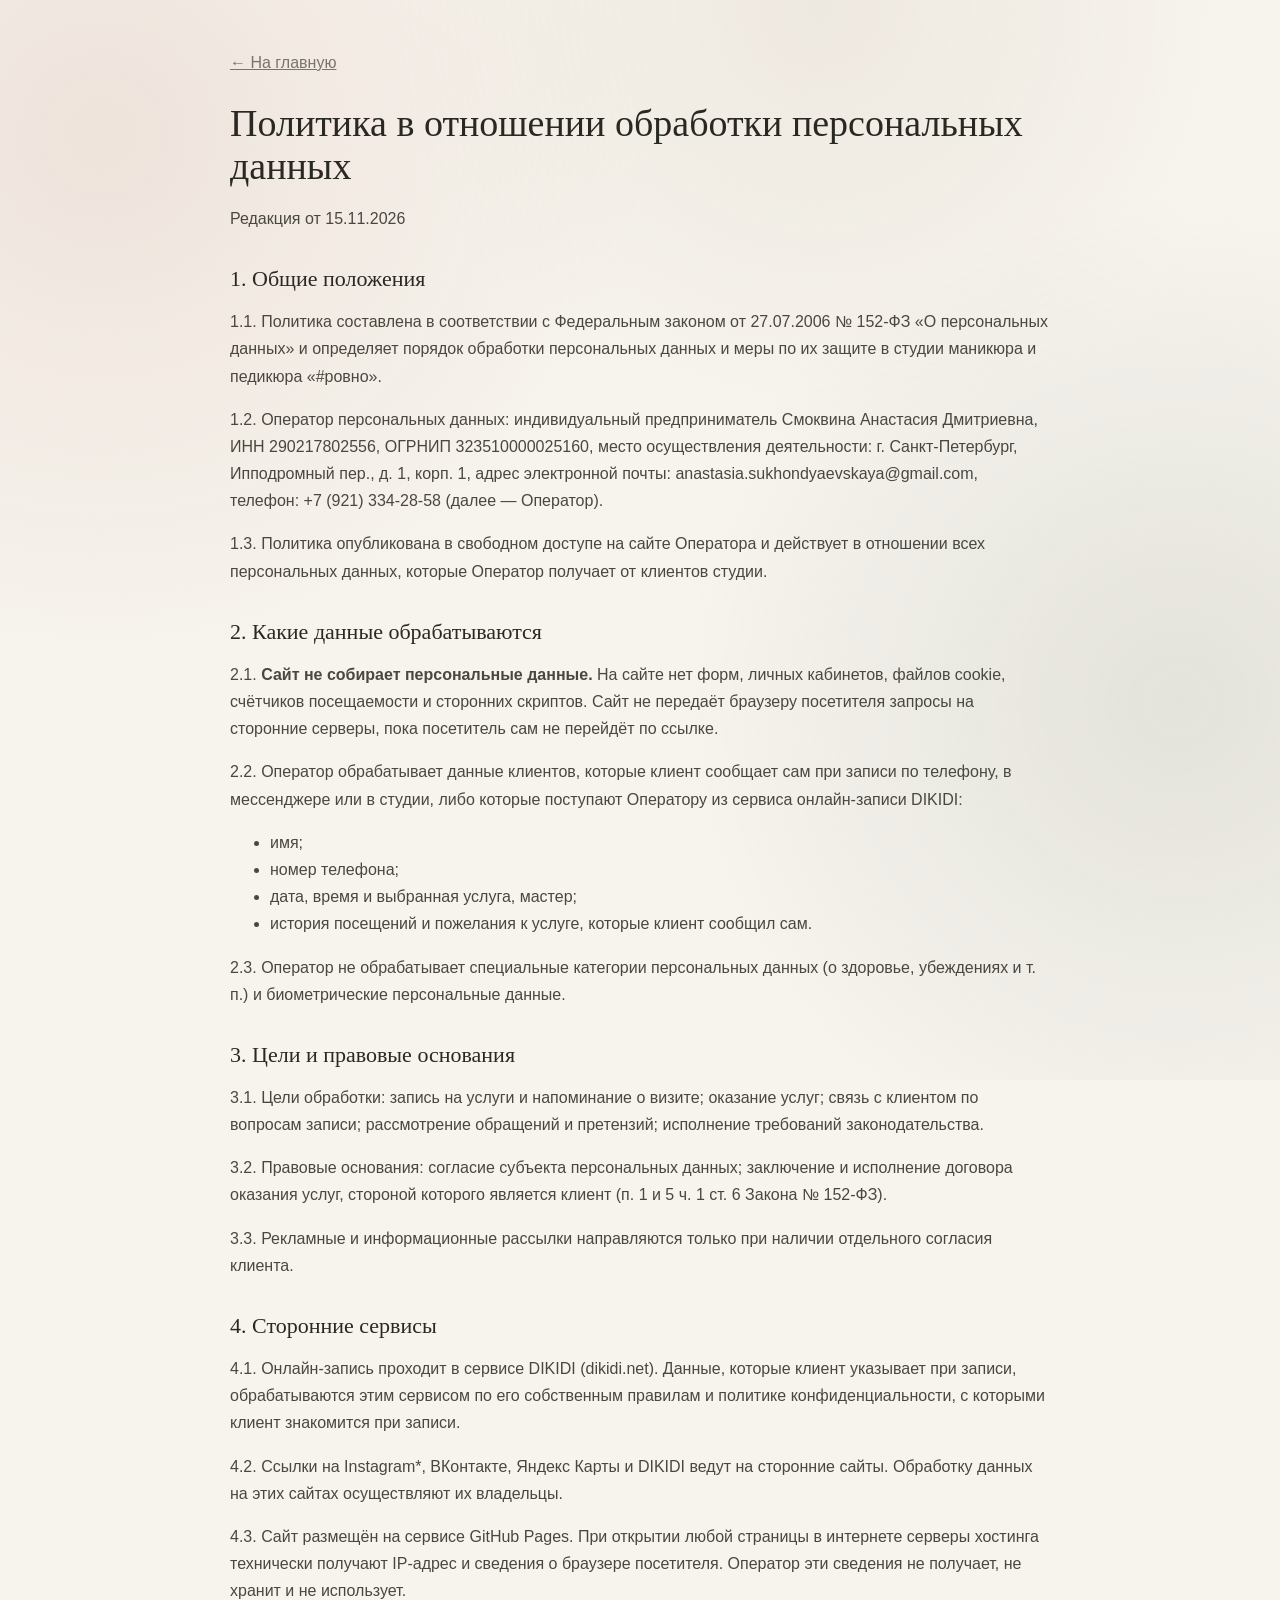
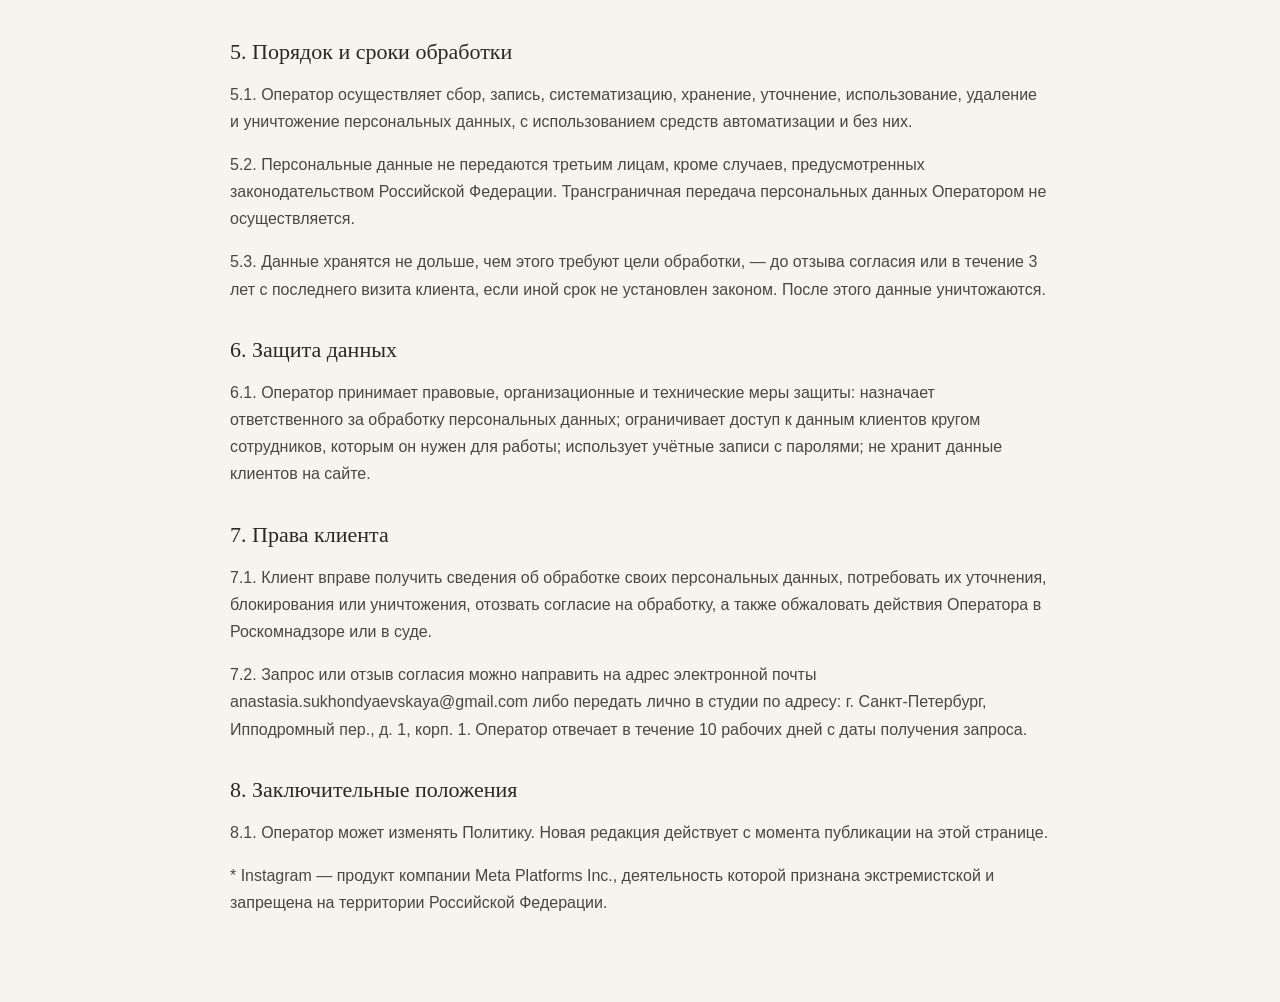
<file: privacy.html>
<!doctype html>
<html lang="ru">
  <head>
    <meta charset="utf-8">
    <meta name="viewport" content="width=device-width, initial-scale=1">
    <meta http-equiv="Content-Security-Policy" content="default-src 'none'; script-src 'self'; style-src 'self'; img-src 'self'; font-src 'self'; connect-src 'none'; frame-src 'none'; object-src 'none'; base-uri 'none'; form-action 'none'">
    <meta name="referrer" content="strict-origin-when-cross-origin">
    <meta name="robots" content="noindex">
    <title>Политика обработки персональных данных — #ровно</title>
    <link rel="icon" href="img/logo.png">
    <link rel="stylesheet" href="css/style.css?v=20261115-15">
  </head>
  <body>
    <main class="wrap policy">
      <a class="policy-back" href="index.html">← На главную</a>
      <h1>Политика в&nbsp;отношении обработки персональных данных</h1>
      <p>Редакция от 15.11.2026</p>

      <h2>1. Общие положения</h2>
      <p>1.1. Политика составлена в соответствии с Федеральным законом от 27.07.2006 № 152-ФЗ «О персональных данных» и определяет порядок обработки персональных данных и меры по их защите в студии маникюра и педикюра «#ровно».</p>
      <p>1.2. Оператор персональных данных: индивидуальный предприниматель Смоквина Анастасия Дмитриевна, ИНН 290217802556, ОГРНИП 323510000025160, место осуществления деятельности: г. Санкт-Петербург, Ипподромный пер., д. 1, корп. 1, адрес электронной почты: anastasia.sukhondyaevskaya@gmail.com, телефон: +7 (921) 334-28-58 (далее — Оператор).</p>
      <p>1.3. Политика опубликована в свободном доступе на сайте Оператора и действует в отношении всех персональных данных, которые Оператор получает от клиентов студии.</p>

      <h2>2. Какие данные обрабатываются</h2>
      <p>2.1. <b>Сайт не собирает персональные данные.</b> На сайте нет форм, личных кабинетов, файлов cookie, счётчиков посещаемости и сторонних скриптов. Сайт не передаёт браузеру посетителя запросы на сторонние серверы, пока посетитель сам не перейдёт по ссылке.</p>
      <p>2.2. Оператор обрабатывает данные клиентов, которые клиент сообщает сам при записи по телефону, в мессенджере или в студии, либо которые поступают Оператору из сервиса онлайн-записи DIKIDI:</p>
      <ul>
        <li>имя;</li>
        <li>номер телефона;</li>
        <li>дата, время и выбранная услуга, мастер;</li>
        <li>история посещений и пожелания к услуге, которые клиент сообщил сам.</li>
      </ul>
      <p>2.3. Оператор не обрабатывает специальные категории персональных данных (о здоровье, убеждениях и т. п.) и биометрические персональные данные.</p>

      <h2>3. Цели и правовые основания</h2>
      <p>3.1. Цели обработки: запись на услуги и напоминание о визите; оказание услуг; связь с клиентом по вопросам записи; рассмотрение обращений и претензий; исполнение требований законодательства.</p>
      <p>3.2. Правовые основания: согласие субъекта персональных данных; заключение и исполнение договора оказания услуг, стороной которого является клиент (п. 1 и 5 ч. 1 ст. 6 Закона № 152-ФЗ).</p>
      <p>3.3. Рекламные и информационные рассылки направляются только при наличии отдельного согласия клиента.</p>

      <h2>4. Сторонние сервисы</h2>
      <p>4.1. Онлайн-запись проходит в сервисе DIKIDI (dikidi.net). Данные, которые клиент указывает при записи, обрабатываются этим сервисом по его собственным правилам и политике конфиденциальности, с которыми клиент знакомится при записи.</p>
      <p>4.2. Ссылки на Instagram*, ВКонтакте, Яндекс Карты и DIKIDI ведут на сторонние сайты. Обработку данных на этих сайтах осуществляют их владельцы.</p>
      <p>4.3. Сайт размещён на сервисе GitHub Pages. При открытии любой страницы в интернете серверы хостинга технически получают IP-адрес и сведения о браузере посетителя. Оператор эти сведения не получает, не хранит и не использует.</p>

      <h2>5. Порядок и сроки обработки</h2>
      <p>5.1. Оператор осуществляет сбор, запись, систематизацию, хранение, уточнение, использование, удаление и уничтожение персональных данных, с использованием средств автоматизации и без них.</p>
      <p>5.2. Персональные данные не передаются третьим лицам, кроме случаев, предусмотренных законодательством Российской Федерации. Трансграничная передача персональных данных Оператором не осуществляется.</p>
      <p>5.3. Данные хранятся не дольше, чем этого требуют цели обработки, — до отзыва согласия или в течение 3 лет с последнего визита клиента, если иной срок не установлен законом. После этого данные уничтожаются.</p>

      <h2>6. Защита данных</h2>
      <p>6.1. Оператор принимает правовые, организационные и технические меры защиты: назначает ответственного за обработку персональных данных; ограничивает доступ к данным клиентов кругом сотрудников, которым он нужен для работы; использует учётные записи с паролями; не хранит данные клиентов на сайте.</p>

      <h2>7. Права клиента</h2>
      <p>7.1. Клиент вправе получить сведения об обработке своих персональных данных, потребовать их уточнения, блокирования или уничтожения, отозвать согласие на обработку, а также обжаловать действия Оператора в Роскомнадзоре или в суде.</p>
      <p>7.2. Запрос или отзыв согласия можно направить на адрес электронной почты anastasia.sukhondyaevskaya@gmail.com либо передать лично в студии по адресу: г. Санкт-Петербург, Ипподромный пер., д. 1, корп. 1. Оператор отвечает в течение 10 рабочих дней с даты получения запроса.</p>

      <h2>8. Заключительные положения</h2>
      <p>8.1. Оператор может изменять Политику. Новая редакция действует с момента публикации на этой странице.</p>
      <p>* Instagram — продукт компании Meta Platforms Inc., деятельность которой признана экстремистской и запрещена на территории Российской Федерации.</p>
    </main>
  </body>
</html>
</file>
<file: css/style.css>
/* Студия «Ровно» — стили лендинга */

/* ---------- Цвета и базовые стили ---------- */
:root {
  --ink: #292823;
  --muted: #77746d;
  --cream: #f7f4ee;
  --paper: #fffefa;
  --rose: #d9b9ad;
  --sage: #8c9784;
  --line: #e8e2d9;
}

* {
  box-sizing: border-box;
}

html {
  scroll-behavior: smooth;
}

body {
  margin: 0;
  background: var(--cream);
  color: var(--ink);
  font-family: Arial,Helvetica,sans-serif;
  line-height: 1.6;
}

a {
  color: inherit;
}

.wrap {
  width: min(1120px,calc(100% - 40px));
  margin: auto;
}

/* ---------- Шапка ---------- */
.top {
  position: sticky;
  top: 0;
  z-index: 5;
  background: #f7f4eedf;
  backdrop-filter: blur(14px);
  border-bottom: 1px solid var(--line);
}

.nav {
  min-height: 72px;
  display: flex;
  align-items: center;
  justify-content: space-between;
  gap: 24px;
}

.brand {
  display: flex;
  align-items: center;
  text-decoration: none;
  flex: 0 0 auto;
}

.brand-logo {
  position: relative;
  display: block;
  width: 176px;
  height: 66px;
  overflow: hidden;
}

.brand-logo img {
  display: block;
  width: 100%;
  height: 100%;
  object-fit: contain;
}

.brand-logo:after {
  content: "";
  position: absolute;
  inset: -20% auto -20% -55%;
  width: 34%;
  transform: skewX(-22deg);
  background: linear-gradient(90deg,transparent,rgba(255,255,255,.05) 20%,rgba(255,255,255,.72) 50%,rgba(255,255,255,.08) 80%,transparent);
  filter: blur(2px);
  animation: logoShine 5.5s ease-in-out infinite;
  pointer-events: none;
}

@keyframes logoShine {
  0%,
  18% {
    left: -55%;
    opacity: 0;
  }

  28% {
    opacity: .9;
  }

  52% {
    left: 125%;
    opacity: 0;
  }

  100% {
    left: 125%;
    opacity: 0;
  }
}

@media(max-width:800px) {
  .brand-logo {
    width: 142px;
    height: 54px;
  }
}

@media(prefers-reduced-motion:reduce) {
  .brand-logo:after {
    animation: none;
    display: none;
  }
}

.links {
  display: flex;
  gap: 22px;
  align-items: center;
  font-size: 13px;
}

.links a {
  text-decoration: none;
  color: var(--muted);
}

.btn {
  display: inline-block;
  background: var(--ink);
  color: white;
  text-decoration: none;
  padding: 13px 22px;
  border-radius: 3px;
  font-size: 13px;
  letter-spacing: .04em;
}

/* ---------- Первый экран ---------- */
.hero {
  padding: 86px 0 74px;
  display: grid;
  grid-template-columns: 1.05fr .95fr;
  gap: 55px;
  align-items: center;
}

.eyebrow {
  text-transform: uppercase;
  letter-spacing: .18em;
  font-size: 11px;
  color: var(--sage);
  font-weight: bold;
}

.hero h1 {
  font: clamp(48px,7vw,82px)/.98 Georgia,serif;
  font-weight: 400;
  margin: 18px 0 24px;
}

.hero p {
  font-size: 18px;
  color: var(--muted);
  max-width: 480px;
}

.hero .photo {
  margin: 0;
  transform: rotate(1.5deg);
}

.hero .photo img {
  height: 470px;
}

.hero-note {
  margin-top: 24px;
  display: flex;
  gap: 20px;
  align-items: center;
  flex-wrap: wrap;
}

.mini {
  font-size: 12px;
  color: var(--muted);
}

/* ---------- Секции и заголовки ---------- */
section {
  padding: 76px 0;
  border-top: 1px solid var(--line);
}

.section-head {
  display: flex;
  justify-content: space-between;
  align-items: end;
  gap: 30px;
  margin-bottom: 34px;
}

.section-head h2 {
  font: clamp(34px,4.5vw,52px)/1.05 Georgia,serif;
  font-weight: 400;
  margin: 8px 0 0;
}

.section-head p {
  max-width: 420px;
  color: var(--muted);
  margin: 0;
}

/* ---------- Карточки ---------- */
.cards {
  display: grid;
  grid-template-columns: repeat(3,1fr);
  gap: 18px;
}

.card {
  background: var(--paper);
  padding: 28px;
  border: 1px solid var(--line);
}

.card .symbol {
  font-size: 24px;
}

.card h3 {
  font: 25px Georgia,serif;
  font-weight: 400;
  margin: 12px 0;
}

.card p,
.card li {
  font-size: 14px;
  color: var(--muted);
}

.card ul {
  padding-left: 18px;
}

.price {
  font: 24px Georgia,serif;
  margin-top: 18px;
  color: var(--ink);
}

/* ---------- Галерея «Наша студия» ---------- */
.gallery {
  display: grid;
  grid-template-columns: repeat(4,1fr);
  gap: 14px;
}

.photo {
  margin: 0;
  background: var(--paper);
  padding: 8px;
  border: 1px solid var(--line);
}

.photo img {
  width: 100%;
  height: 260px;
  object-fit: cover;
  display: block;
}

.photo figcaption {
  font-size: 11px;
  color: var(--muted);
  padding: 9px 4px 3px;
}

/* ---------- Мастера ---------- */
/* Один ряд карточек, листается вбок (пальцем, колесом, стрелками) */
.masters {
  display: flex;
  gap: 14px;
  overflow-x: auto;
  scroll-snap-type: x mandatory;
  scroll-behavior: smooth;
  overscroll-behavior-x: contain;
  -webkit-overflow-scrolling: touch;
  scrollbar-width: none;
  /* место под тень и подъём карточки при наведении */
  padding: 8px 4px 30px;
  margin: -8px -4px -16px;
}

.masters::-webkit-scrollbar {
  display: none;
}

/* Широкая прямоугольная карточка: фото на всю высоту слева, текст справа */
.master {
  flex: 0 0 540px;
  scroll-snap-align: start;
  display: grid;
  grid-template-columns: 200px 1fr;
  grid-template-rows: auto 1fr;
  min-height: 280px;
  background: var(--paper);
  border: 1px solid var(--line);
  box-shadow: 0 12px 30px rgba(45, 39, 32, .06);
  overflow: hidden;
  transition: box-shadow .3s, transform .3s;
}

.master:hover {
  transform: translateY(-3px);
  box-shadow: 0 18px 40px rgba(45, 39, 32, .1);
}

/* Фото и текст становятся ячейками сетки карточки */
.master-head {
  display: contents;
}

.master-photo {
  grid-column: 1;
  grid-row: 1 / 3;
  display: grid;
  place-items: center;
  overflow: hidden;
  background: linear-gradient(160deg, #efe6dd, #e2d4c8);
  color: #a8968a;
  font: 72px Georgia, serif;
}

.master-photo img {
  width: 100%;
  height: 100%;
  object-fit: cover;
  transition: transform .6s;
}

.master:hover .master-photo img {
  transform: scale(1.04);
}

.master-head > div:not(.master-photo) {
  grid-column: 2;
  min-width: 0;
  padding: 26px 26px 0;
}

.master h3 {
  font: 30px/1.1 Georgia, serif;
  font-weight: 400;
  margin: 0;
}

.role {
  margin: 8px 0 16px;
  font-size: 10.5px;
  letter-spacing: .12em;
  text-transform: uppercase;
  color: var(--sage);
}

.master-price {
  font: 28px/1.1 Georgia, serif;
  color: var(--ink);
  padding-bottom: 14px;
  border-bottom: 1px solid var(--line);
}

.master-price span {
  display: block;
  margin-top: 6px;
  font: 12px Arial, Helvetica, sans-serif;
  color: var(--muted);
}

/* Список услуг с тонкими розовыми тире */
.master ul {
  grid-column: 2;
  list-style: none;
  margin: 0;
  padding: 14px 26px 26px;
  color: var(--muted);
  font-size: 13.5px;
  line-height: 1.5;
}

.master li {
  position: relative;
  padding-left: 18px;
  margin-top: 4px;
}

.master li::before {
  content: "";
  position: absolute;
  left: 0;
  top: .75em;
  width: 9px;
  height: 1px;
  background: var(--rose);
}

/* ---------- О студии ---------- */



.about {
  display: grid;
  grid-template-columns: 1fr 1fr;
  gap: 50px;
}

.about h2 {
  font: 44px Georgia,serif;
  font-weight: 400;
  margin: 0;
}

.about p,
.about li {
  color: var(--muted);
}

/* ---------- Контакты и карта ---------- */
.contact {
  display: grid;
  grid-template-columns: .8fr 1.2fr;
  gap: 28px;
}

.contact-box {
  background: var(--paper);
  padding: 30px;
  border: 1px solid var(--line);
}

.contact-box h3 {
  font: 27px Georgia,serif;
  font-weight: 400;
  margin: 0 0 18px;
}

.contact-box p {
  color: var(--muted);
}

.phone {
  font: 26px Georgia,serif;
  text-decoration: none;
}

.map {
  width: 100%;
  height: 370px;
  border: 0;
  display: block;
}

/* ---------- Подвал ---------- */
.footer {
  padding: 30px 0;
  color: var(--muted);
  font-size: 12px;
  display: flex;
  justify-content: space-between;
  gap: 20px;
}

.social-area {
  display: flex;
  align-items: center;
  gap: 12px;
  flex-wrap: wrap;
}

.social-title {
  font: 18px Georgia,serif;
  color: var(--ink);
  margin-right: 5px;
}

.social-link {
  display: inline-flex;
  align-items: center;
  gap: 9px;
  padding: 10px 15px;
  border: 1px solid #d9cec3;
  border-radius: 30px;
  text-decoration: none;
  color: var(--ink);
  font-size: 12px;
  letter-spacing: .04em;
  background: #fffefa;
  transition: background .25s,border-color .25s,transform .25s;
}

.social-link:hover {
  background: #eee5de;
  border-color: #bda99b;
  transform: translateY(-2px);
}

.social-icon {
  width: 23px;
  height: 23px;
  border-radius: 50%;
  display: inline-grid;
  place-items: center;
  background: #e9ded6;
  color: #514740;
  font-weight: bold;
  font-size: 13px;
}

.footer-social {
  padding: 26px 0 12px;
  border-top: 1px solid var(--line);
  display: flex;
  align-items: center;
  justify-content: space-between;
  gap: 22px;
  flex-wrap: wrap;
}


@media(max-width:600px) {
  .footer-social {
    align-items: flex-start;
    flex-direction: column;
  }

  .social-area {
    gap: 8px;
  }

  .social-link {
    padding: 9px 13px;
  }
}

/* ---------- Теги ---------- */
.tag {
  display: inline-block;
  border: 1px solid #d5c9bb;
  padding: 6px 10px;
  border-radius: 30px;
  font-size: 11px;
  color: var(--muted);
  margin: 4px 4px 0 0;
}

@media(max-width:800px) {
  .links {
    display: none;
  }

  .hero,
  .about,
  .contact {
    grid-template-columns: 1fr;
  }

  .hero {
    padding: 55px 0;
  }

  .hero .photo img {
    height: 360px;
  }

  .cards,
  .masters {
    grid-template-columns: 1fr;
  }

  .gallery {
    grid-template-columns: repeat(2,1fr);
  }

  .photo img {
    height: 220px;
  }

  .section-head {
    display: block;
  }

  .section-head p {
    margin-top: 12px;
  }


  .footer {
    display: block;
  }

  .footer span {
    display: block;
    margin-top: 8px;
  }
}

/* ---------- Услуги и стоимость ---------- */
.cards .card h3 {
  margin-top: 0;
}

.cards .price {
  margin-top: 12px;
}

.offer {
  display: grid;
  grid-template-columns: 1fr 1fr;
  gap: 18px;
  margin-top: 18px;
}

.offer .card h3 {
  margin-top: 0;
}

.service-cta {
  margin-top: 26px;
}

@media (max-width: 800px) {
  .offer {
    grid-template-columns: 1fr;
  }
}

/* ---------- Hero с фоном ---------- */
.hero-bg {
  position: relative;
  background: #1f1c18 url(../img/hero-2.jpg) center 45%/cover no-repeat;
  background: #1f1c18 image-set(url(../img/hero-2.webp) type("image/webp"), url(../img/hero-2.jpg) type("image/jpeg")) center 45%/cover no-repeat;
  color: #fff;
}

.hero-bg:before {
  content: "";
  position: absolute;
  inset: 0;
  background: linear-gradient(90deg,rgba(24,21,18,.86) 0%,rgba(24,21,18,.72) 50%,rgba(24,21,18,.42) 100%);
}

.hero-bg .hero {
  position: relative;
  grid-template-columns: 1fr;
  padding: 110px 0 100px;
}

.hero-bg .eyebrow {
  color: #e9dccf;
}

.hero-bg .hero p,
.hero-bg .mini {
  color: rgba(255,255,255,.9);
}

.hero-bg .hero h1 {
  margin: 18px 0 26px;
}

/* Строки описания не переносятся на компьютере */
.hero-bg .hero p {
  max-width: none;
}

.concept {
  list-style: none;
  padding: 0;
  margin: 0 0 26px;
  display: flex;
  flex-wrap: wrap;
  gap: 10px;
}

.concept li {
  border: 1px solid rgba(255,255,255,.55);
  background: rgba(24,21,18,.45);
  border-radius: 30px;
  padding: 8px 16px;
  font-size: 14px;
  color: #fff;
}

.hero-bg .btn {
  background: #fff;
  color: var(--ink);
}

@media(max-width:800px) {
  .hero-bg:before {
    background: rgba(24,21,18,.74);
  }

  .hero-bg .hero {
    padding: 64px 0;
  }
}

/* ---------- Кнопка «Показать ещё» ---------- */
.service-more {
  margin-top: 14px;
  background: none;
  border: 1px solid #e7d8d2;
  color: #8f6b62;
  border-radius: 30px;
  padding: 9px 18px;
  font: inherit;
  font-size: 13px;
  cursor: pointer;
  transition: .2s;
}

.service-more:hover,
.service-more:focus-visible {
  background: var(--ink);
  border-color: var(--ink);
  color: #fff;
}

/* ---------- Альбом работ + lightbox ---------- */
.works {
  display: grid;
  grid-template-columns: repeat(4,1fr);
  gap: 14px;
}

.works button {
  display: block;
  width: 100%;
  padding: 8px;
  margin: 0;
  border: 1px solid var(--line);
  background: var(--paper);
  cursor: zoom-in;
}

.works img {
  width: 100%;
  height: 260px;
  object-fit: cover;
  display: block;
}

.works.is-collapsed button:nth-child(n+13) {
  display: none;
}

.lb {
  position: fixed;
  inset: 0;
  z-index: 50;
  background: rgba(20,18,15,.92);
  display: flex;
  align-items: center;
  justify-content: center;
  padding: 50px 60px;
}

.lb[hidden] {
  display: none;
}

.lb img {
  max-width: 100%;
  max-height: 100%;
  object-fit: contain;
  box-shadow: 0 10px 40px rgba(0,0,0,.4);
}

.lb button {
  position: absolute;
  background: rgba(255,255,255,.12);
  color: #fff;
  border: 0;
  border-radius: 50%;
  width: 46px;
  height: 46px;
  font-size: 24px;
  line-height: 1;
  cursor: pointer;
}

.lb button:hover,
.lb button:focus-visible {
  background: rgba(255,255,255,.3);
}

.lb-close {
  top: 14px;
  right: 14px;
}

.lb-prev {
  left: 10px;
  top: 50%;
  transform: translateY(-50%);
}

.lb-next {
  right: 10px;
  top: 50%;
  transform: translateY(-50%);
}

@media(max-width:800px) {
  .works {
    grid-template-columns: repeat(2,1fr);
  }

  .works img {
    height: 220px;
  }

  .lb {
    padding: 60px 8px;
  }

  .lb-prev,
  .lb-next {
    top: auto;
    bottom: 10px;
    transform: none;
  }
}

.master .meta {
  font-size: 13px;
  color: var(--muted);
  margin-top: 10px;
}

/* ---------- Мобильная адаптация ---------- */
html {
  -webkit-text-size-adjust: 100%;
}

section,
#home {
  scroll-margin-top: 80px;
}

@media(max-width:800px) {
  .nav {
    min-height: 0;
    flex-wrap: wrap;
    gap: 6px 12px;
    padding: 8px 0 0;
  }

  .links {
    display: flex;
    order: 3;
    width: calc(100% + 40px);
    margin: 0 -20px;
    padding: 0 20px;
    gap: 4px;
    overflow-x: auto;
    -webkit-overflow-scrolling: touch;
    scrollbar-width: none;
    border-top: 1px solid var(--line);
  }

  .links::-webkit-scrollbar {
    display: none;
  }

  .links a {
    flex: 0 0 auto;
    padding: 11px 10px;
    font-size: 13px;
    white-space: nowrap;
  }

  .top .btn {
    padding: 12px 16px;
  }

  section,
  #home {
    scroll-margin-top: 118px;
  }

  section {
    padding: 52px 0;
  }

  .section-head {
    margin-bottom: 24px;
  }

  .map {
    height: 300px;
  }

  .contact-box {
    padding: 24px 20px;
  }

  .lb img {
    max-height: calc(100vh - 140px);
  }
}

@media(max-width:380px) {
  .wrap {
    width: calc(100% - 32px);
  }

  .links {
    width: calc(100% + 32px);
    margin: 0 -16px;
    padding: 0 16px;
  }

  .brand-logo {
    width: 124px;
    height: 48px;
  }

  .hero-bg .hero h1 {
    font-size: 44px;
  }

  .concept li {
    font-size: 13px;
    padding: 7px 13px;
  }


  .works,
  .gallery {
    gap: 10px;
  }

  .works button,
  .photo {
    padding: 5px;
  }
}

/* ---------- Соцсети в шапке ---------- */
.head-actions {
  display: flex;
  align-items: center;
  gap: 10px;
}

.head-social {
  display: flex;
  gap: 6px;
}

.head-soc {
  display: grid;
  place-items: center;
  width: 40px;
  height: 40px;
  border-radius: 50%;
  border: 1px solid var(--line);
  background: #fffefa;
  transition: background .2s,transform .2s;
}

.head-soc:hover,
.head-soc:focus-visible {
  background: #eee5de;
  transform: translateY(-1px);
}

.head-soc img {
  width: 22px;
  height: 22px;
  display: block;
}

@media(max-width:380px) {
  .nav {
    gap: 6px 8px;
  }

  .brand-logo {
    width: 100px;
    height: 40px;
  }

  .head-soc {
    width: 34px;
    height: 34px;
  }

  .head-soc img {
    width: 19px;
    height: 19px;
  }

  .head-social {
    gap: 4px;
  }

  .head-actions {
    gap: 6px;
  }

  .top .btn {
    padding: 10px 10px;
    font-size: 12px;
    letter-spacing: .02em;
  }
}

/* ---------- Компактный альбом ---------- */
.works {
  grid-template-columns: repeat(6,1fr);
  gap: 8px;
}

.works button {
  padding: 0;
  border: 0;
  border-radius: 10px;
  overflow: hidden;
  aspect-ratio: 1;
  background: var(--line);
}

.works img {
  height: 100%;
  transition: transform .3s;
}

.works button:hover img {
  transform: scale(1.04);
}

.works button:focus-visible {
  outline: 2px solid var(--ink);
  outline-offset: 2px;
}

.works.is-collapsed button:nth-child(n+7) {
  display: none;
}

@media(max-width:800px) {
  .works {
    grid-template-columns: repeat(3,1fr);
    gap: 6px;
  }

  .works img {
    height: 100%;
  }

  .works button {
    border-radius: 8px;
  }
}

@media(max-width:380px) {
  .works button {
    padding: 0;
  }
}

/* ---------- Фоновые анимации ----------
   Медленные и едва заметные, только на фоне.
   При «Уменьшить движение» в настройках системы отключаются. */

/* 1. Фото первого экрана медленно «дышит» (приближение за 40 с) */
.hero-bg {
  overflow: hidden;
  isolation: isolate;
  background-image: none;
}

.hero-bg::after {
  content: "";
  position: absolute;
  inset: 0;
  z-index: -2;
  background: url(../img/hero-2.jpg) center 45% / cover no-repeat;
  background: image-set(url(../img/hero-2.webp) type("image/webp"), url(../img/hero-2.jpg) type("image/jpeg")) center 45% / cover no-repeat;
  animation: hero-drift 40s ease-in-out infinite alternate;
}

.hero-bg::before {
  z-index: -1;
}

@keyframes hero-drift {
  from {
    transform: scale(1);
  }
  to {
    transform: scale(1.07) translate(-1%, -1%);
  }
}

/* 2. Мягкие цветные пятна, плывущие за всей страницей */
body::before {
  content: "";
  position: fixed;
  inset: -20%;
  z-index: -1;
  pointer-events: none;
  background:
    radial-gradient(circle at 20% 25%, rgba(217, 185, 173, .28), transparent 32%),
    radial-gradient(circle at 80% 70%, rgba(140, 151, 132, .18), transparent 30%),
    radial-gradient(circle at 60% 15%, rgba(199, 182, 160, .18), transparent 28%);
  animation: glow-float 60s ease-in-out infinite alternate;
}

@keyframes glow-float {
  from {
    transform: translate(0, 0) rotate(0deg);
  }
  to {
    transform: translate(4%, -3%) rotate(8deg);
  }
}

@media (prefers-reduced-motion: reduce) {
  .hero-bg::after,
  body::before,
  .design-photos {
    animation: none;
  }
}

/* ---------- Шапка на телефоне ----------
   Видна вверху страницы и при прокрутке вверх,
   при прокрутке вниз уезжает (класс .is-hidden ставит js/main.js). */
@media (max-width: 800px) {
  .top {
    transition: transform .3s ease;
  }

  .top.is-hidden {
    transform: translateY(-100%);
  }
}

/* ---------- Фото студии: увеличение по клику ---------- */
.gallery .photo {
  display: block;
  width: 100%;
  font: inherit;
  cursor: zoom-in;
}

.gallery .photo img {
  transition: transform .3s;
}

.gallery .photo:hover img {
  transform: scale(1.02);
}

.gallery .photo:focus-visible {
  outline: 2px solid var(--ink);
  outline-offset: 2px;
}

/* ---------- Плашки дизайнов: аквариумные, трендовые, усатые френчи ---------- */
.designs-list {
  display: grid;
  gap: 18px;
}

.design {
  position: relative;
  isolation: isolate;
  overflow: hidden;
  display: grid;
  grid-template-columns: 1fr auto;
  gap: 30px;
  align-items: center;
  padding: 45px;
  border-radius: 4px;
  color: #fff;
  background: linear-gradient(120deg, #3b322d, #6b5449);  /* пока нет фото */
}

/* Фото на фоне: одно или несколько, рядом друг с другом */
.design-photos {
  position: absolute;
  inset: 0;
  z-index: -2;
  display: flex;
  animation: design-drift 30s ease-in-out infinite alternate;
}

.design-photos img {
  flex: 1;
  min-width: 0;
  height: 100%;
  object-fit: cover;
}

/* Затемнение, чтобы текст читался */
.design::before {
  content: "";
  position: absolute;
  inset: 0;
  z-index: -1;
  background: linear-gradient(90deg, rgba(24, 21, 18, .85) 0%, rgba(24, 21, 18, .65) 55%, rgba(24, 21, 18, .35) 100%);
}

.design h2 {
  font: 36px Georgia, serif;
  font-weight: 400;
  margin: 0 0 10px;
}

.design p {
  margin: 0;
  max-width: 700px;
  color: rgba(255, 255, 255, .88);
}

.design .btn {
  background: #fff;
  color: var(--ink);
}

@keyframes design-drift {
  from {
    transform: scale(1);
  }
  to {
    transform: scale(1.06);
  }
}

@media (max-width: 800px) {
  .design {
    grid-template-columns: 1fr;
    padding: 30px 22px;
  }

  .design::before {
    background: rgba(24, 21, 18, .72);
  }

  .design h2 {
    font-size: 28px;
  }
}

/* ---------- Мастера: прокрутка ряда ---------- */
/* Стрелки прокрутки */
.masters-nav {
  display: flex;
  justify-content: flex-end;
  gap: 8px;
  margin-top: 14px;
}

.masters-nav button {
  width: 40px;
  height: 40px;
  border-radius: 50%;
  border: 1px solid #e7d8d2;
  background: var(--paper);
  color: var(--ink);
  font: 22px/1 Georgia, serif;
  cursor: pointer;
  transition: background .2s, color .2s, opacity .2s;
}

.masters-nav button:hover,
.masters-nav button:focus-visible {
  background: var(--ink);
  color: #fff;
}

.masters-nav button:disabled {
  opacity: .35;
  cursor: default;
  background: var(--paper);
  color: var(--ink);
}

/* Планшет: карточка чуть уже */
@media (max-width: 1024px) {
  .master {
    flex-basis: 480px;
    grid-template-columns: 170px 1fr;
  }
}

/* Телефон: вертикальная карточка — фото сверху, текст снизу; следующая выглядывает сбоку */
@media (max-width: 800px) {
  .masters {
    gap: 12px;
  }

  .master {
    flex-basis: 82%;
    grid-template-columns: 1fr;
    grid-template-rows: auto auto 1fr;
    min-height: 0;
    border-radius: 14px;
  }

  .master:hover {
    transform: none;
  }

  /* Фото целиком (как на компьютере), но меньше — портрет в рамке по центру */
  .master-photo {
    grid-column: 1;
    grid-row: 1;
    height: auto;
    padding: 22px 0 4px;
    background: linear-gradient(180deg, #f1e8df, var(--paper));
    font-size: 64px;
  }

  .master-photo img {
    width: 168px;
    height: auto;
    aspect-ratio: 4 / 5;
    object-fit: cover;
    border-radius: 12px;
    box-shadow: 0 10px 24px rgba(45, 39, 32, .16);
  }

  .master-head > div:not(.master-photo) {
    grid-column: 1;
    grid-row: 2;
    padding: 18px 20px 0;
  }

  .master h3 {
    font-size: 26px;
  }

  .role {
    margin: 6px 0 12px;
    font-size: 10px;
  }

  .master-price {
    font-size: 24px;
    padding-bottom: 12px;
  }

  .master-price span {
    font-size: 12px;
  }

  .master ul {
    grid-column: 1;
    grid-row: 3;
    padding: 12px 20px 20px;
    font-size: 13.5px;
  }
}

@media (max-width: 380px) {
  .master {
    flex-basis: 86%;
  }

  .master-photo img {
    width: 150px;
  }
}

/* ---------- Карта по высоте блока контактов (компьютер) ---------- */
@media (min-width: 801px) {
  .map {
    height: auto;
    min-height: 370px;
    align-self: stretch;
  }
}

/* ---------- Отзывы ---------- */
.rating {
  display: flex;
  align-items: center;
  gap: 18px;
  margin-bottom: 26px;
}

.rating-score {
  font: 64px/1 Georgia, serif;
  color: var(--ink);
}

.rating-stars {
  color: #c99a6b;
  font-size: 22px;
  letter-spacing: 3px;
}

.rating-count {
  font-size: 13px;
  color: var(--muted);
}


@media (max-width: 800px) {
  .rating-score {
    font-size: 52px;
  }
}

/* ---------- Рейтинги: DIKIDI и Яндекс Карты ---------- */
.ratings {
  display: grid;
  grid-template-columns: repeat(2, 1fr);
  gap: 18px;
}

.rating-card {
  background: var(--paper);
  border-top: 3px solid var(--rose);
  padding: 28px;
}

.rating-card:nth-child(2) {
  border-color: var(--sage);
}

.rating-source {
  text-transform: uppercase;
  letter-spacing: .18em;
  font-size: 11px;
  font-weight: bold;
  color: var(--sage);
  margin-bottom: 14px;
}

.rating-card .rating {
  margin-bottom: 22px;
}

@media (max-width: 800px) {
  .ratings {
    grid-template-columns: 1fr;
  }

  .rating-card {
    padding: 24px 20px;
  }
}

/* ---------- Шапка на планшетах и телефонах (до 1024 px) ----------
   Логотип и кнопки в первой строке, меню — второй строкой с прокруткой вбок. */
@media (max-width: 1024px) {
  .nav {
    display: grid;
    grid-template-columns: auto 1fr;
    align-items: center;
    gap: 6px 12px;
    min-height: 0;
    padding: 8px 0 0;
  }

  .head-actions {
    grid-row: 1;
    grid-column: 2;
    justify-self: end;
  }

  .links {
    grid-row: 2;
    grid-column: 1 / -1;
    display: flex;
    width: calc(100% + 40px);
    margin: 0 -20px;
    padding: 0 20px;
    gap: 4px;
    overflow-x: auto;
    -webkit-overflow-scrolling: touch;
    scrollbar-width: none;
    border-top: 1px solid var(--line);
  }

  .links::-webkit-scrollbar {
    display: none;
  }

  .links a {
    flex: 0 0 auto;
    padding: 11px 10px;
    font-size: 13px;
    white-space: nowrap;
  }

  section,
  #home {
    scroll-margin-top: 118px;
  }
}

/* Планшет: меню по центру */
@media (min-width: 801px) and (max-width: 1024px) {
  .links {
    justify-content: center;
  }
}

/* Телефон: компактные логотип, иконки и кнопка — всё в одну строку */
@media (max-width: 800px) {
  .brand-logo {
    width: clamp(92px, 30vw, 142px);
    height: auto;
    aspect-ratio: 176 / 66;
  }

  .head-social {
    gap: 4px;
  }

  .head-actions {
    gap: 6px;
  }

  .head-soc {
    width: 36px;
    height: 36px;
  }

  .head-soc img {
    width: 20px;
    height: 20px;
  }

  .top .btn {
    padding: 10px 12px;
    font-size: 12px;
    letter-spacing: .02em;
  }
}

@media (max-width: 380px) {
  .brand-logo {
    width: 84px;
    height: auto;
  }

  /* на узких экранах поля страницы 16 px, а не 20 px */
  .links {
    width: calc(100% + 32px);
    margin: 0 -16px;
    padding: 0 16px;
  }

  .head-soc {
    width: 32px;
    height: 32px;
  }

  .head-soc img {
    width: 18px;
    height: 18px;
  }

  .top .btn {
    padding: 9px 9px;
    font-size: 11.5px;
  }
}

/* Очень широкие экраны: чуть шире контент и крупнее первый экран */
@media (min-width: 1800px) {
  .wrap {
    width: min(1320px, calc(100% - 80px));
  }

  .hero-bg .hero {
    padding: 150px 0 140px;
  }
}

/* ---------- Разные кнопки на плашках дизайнов ---------- */
.design .btn-rose {
  background: var(--rose);
  color: var(--ink);
}

.design .btn-ghost {
  background: transparent;
  color: #fff;
  box-shadow: inset 0 0 0 1px rgba(255, 255, 255, .85);
}

.design .btn {
  white-space: nowrap;
  transition: transform .25s, background .25s;
}

.design .btn:hover {
  transform: translateY(-2px);
}

.design .btn-ghost:hover {
  background: rgba(255, 255, 255, .14);
}

/* ---------- Карта в стиле Яндекс Карт ---------- */
.ymap {
  display: flex;
  flex-direction: column;
  border-radius: 16px;
  overflow: hidden;
  background: #fff;
  box-shadow: 0 2px 6px rgba(0, 0, 0, .1), 0 14px 34px rgba(45, 39, 32, .1);
  font-family: Arial, Helvetica, sans-serif;
}

.ymap-view {
  position: relative;
  flex: 1;
  display: block;
  min-height: 330px;
  overflow: hidden;
  background: #f2efe9;
}

.ymap-view img {
  position: absolute;
  inset: 0;
  width: 100%;
  height: 100%;
  object-fit: cover;
  transition: transform .6s ease;
}

.ymap-view:hover img {
  transform: scale(1.03);
}

.ymap-hint {
  position: absolute;
  top: 12px;
  left: 12px;
  padding: 8px 12px;
  border-radius: 10px;
  background: #fff;
  color: #000;
  font-size: 13px;
  font-weight: bold;
  box-shadow: 0 2px 8px rgba(0, 0, 0, .15);
}

.ymap-bar {
  display: flex;
  align-items: center;
  gap: 10px;
  padding: 12px 14px;
  border-top: 1px solid #eee;
}

.ymap-pin {
  width: 30px;
  height: 30px;
  flex: none;
}

.ymap-info {
  flex: 1;
  min-width: 0;
  line-height: 1.3;
}

.ymap-info b {
  display: block;
  font-size: 15px;
  color: #000;
}

.ymap-info > span {
  font-size: 13px;
  color: #808080;
}

.ymap-star {
  color: #fc0;
}

.ymap-btn {
  flex: none;
  padding: 10px 14px;
  border-radius: 10px;
  background: #f2f2f2;
  color: #000;
  font-size: 14px;
  font-weight: bold;
  text-decoration: none;
  transition: background .2s;
}

.ymap-btn:hover {
  background: #e6e6e6;
}

.ymap-route {
  background: #fc0;
}

.ymap-route:hover {
  background: #f5c400;
}

@media (max-width: 800px) {
  .ymap-view {
    flex: none;
    min-height: 0;
    height: 300px;
  }

  .ymap-bar {
    flex-wrap: wrap;
  }

  .ymap-info {
    flex-basis: calc(100% - 40px);
  }

  .ymap-btn {
    flex: 1;
    text-align: center;
  }
}

/* ---------- Кнопки на плашках дизайнов: эффект liquid glass ----------
   Полупрозрачное стекло: размытие фото под кнопкой, светлая кромка,
   блик сверху и мягкий отблеск, который медленно проходит по кнопке. */
.design .btn {
  position: relative;
  overflow: hidden;
  isolation: isolate;
  border-radius: 999px;
  padding: 14px 28px;
  color: #fff;
  border: 1px solid rgba(255, 255, 255, .45);
  -webkit-backdrop-filter: blur(14px) saturate(180%);
  backdrop-filter: blur(14px) saturate(180%);
  box-shadow:
    inset 0 1px 0 rgba(255, 255, 255, .75),
    inset 0 -1px 0 rgba(255, 255, 255, .15),
    inset 0 0 18px rgba(255, 255, 255, .12),
    0 8px 24px rgba(0, 0, 0, .25);
  text-shadow: 0 1px 2px rgba(0, 0, 0, .3);
}

/* Блик сверху и бегущий отблеск */
.design .btn::before {
  content: "";
  position: absolute;
  inset: 0;
  z-index: -1;
  border-radius: inherit;
  pointer-events: none;
  background:
    linear-gradient(180deg, rgba(255, 255, 255, .38), rgba(255, 255, 255, 0) 55%),
    linear-gradient(110deg, transparent 35%, rgba(255, 255, 255, .35) 50%, transparent 65%);
  background-size: 100% 100%, 260% 100%;
  animation: glass-sheen 7s ease-in-out infinite;
}

@keyframes glass-sheen {
  0%, 100% { background-position: 0 0, 130% 0; }
  50% { background-position: 0 0, -30% 0; }
}

.design .btn-light {
  background: rgba(255, 255, 255, .22);
}

.design .btn-rose {
  background: rgba(217, 185, 173, .38);
}

.design .btn-ghost {
  background: rgba(255, 255, 255, .08);
}

.design .btn:hover {
  transform: translateY(-2px) scale(1.02);
  background-color: rgba(255, 255, 255, .3);
}

@media (prefers-reduced-motion: reduce) {
  .design .btn::before {
    animation: none;
  }
}

/* ---------- Подвал: правовая информация ---------- */
.legal {
  margin-top: 40px;
  padding: 44px 0 30px;
  background: var(--ink);
  color: rgba(255, 255, 255, .72);
  font-size: 13px;
  line-height: 1.65;
}

.legal a {
  color: #fff;
}

.legal-grid {
  display: grid;
  grid-template-columns: 1.2fr 1fr 1fr;
  gap: 28px;
}

.legal-title {
  font: 20px Georgia, serif;
  color: #fff;
  margin-bottom: 10px;
}

.legal p {
  margin: 0;
}

.legal-note {
  margin-top: 28px;
  padding-top: 20px;
  border-top: 1px solid rgba(255, 255, 255, .14);
  font-size: 12px;
  color: rgba(255, 255, 255, .5);
}

.legal-note p + p {
  margin-top: 8px;
}

@media (max-width: 800px) {
  .legal-grid {
    grid-template-columns: 1fr;
    gap: 16px;
  }
}

/* ---------- Страница политики ---------- */
.policy {
  max-width: 820px;
  padding: 50px 0 70px;
}

.policy h1 {
  font: 38px/1.15 Georgia, serif;
  font-weight: 400;
  margin: 0 0 8px;
}

.policy h2 {
  font: 22px Georgia, serif;
  font-weight: 400;
  margin: 34px 0 10px;
}

.policy p,
.policy li {
  color: #4a4741;
  line-height: 1.7;
}

.policy-back {
  display: inline-block;
  margin-bottom: 26px;
  color: var(--muted);
}

@media (max-width: 800px) {
  .policy h1 {
    font-size: 30px;
  }
}

/* Знак рубля: в шрифтах с засечками на Android его нет — берём системный шрифт */
.rub {
  font-family: Roboto, "Segoe UI", Arial, Helvetica, sans-serif;
  font-style: normal;
  font-weight: 400;
}

/* ---------- <picture> не должен влиять на раскладку ---------- */
picture {
  display: contents;
}

/* ---------- О студии — текст на первом экране ---------- */
.hero-eyebrow {
  font-weight: 400;
  margin: 0 0 14px;
}

.hero-about {
  max-width: 620px;
  margin: 26px 0 30px;
}

.hero-about p {
  margin: 0 0 12px;
  line-height: 1.65;
  opacity: .9;
}

.hero-about .hero-lead {
  font: 22px/1.4 Georgia, serif;
  opacity: 1;
}

@media (max-width: 800px) {
  .hero-about {
    margin: 20px 0 24px;
  }

  .hero-about .hero-lead {
    font-size: 19px;
  }

  .hero-about p {
    font-size: 15px;
  }
}

/* ---------- Частые вопросы ---------- */
.faq {
  display: grid;
  gap: 10px;
}

.faq-item {
  background: var(--paper);
  border: 1px solid var(--line);
  border-radius: 10px;
  padding: 0 22px;
}

.faq-item summary {
  list-style: none;
  cursor: pointer;
  display: flex;
  justify-content: space-between;
  align-items: center;
  gap: 16px;
  padding: 18px 0;
}

.faq-item summary::-webkit-details-marker {
  display: none;
}

.faq-item summary::after {
  content: "+";
  font: 24px/1 Georgia, serif;
  color: var(--rose);
  transition: transform .25s;
}

.faq-item[open] summary::after {
  transform: rotate(45deg);
}

.faq-item h3 {
  font: 19px/1.3 Georgia, serif;
  font-weight: 400;
  margin: 0;
}

.faq-item p {
  margin: 0 0 18px;
  color: var(--muted);
  line-height: 1.7;
}

@media (max-width: 800px) {
  .faq-item {
    padding: 0 16px;
  }

  .faq-item h3 {
    font-size: 17px;
  }
}

/* На компьютере фото мастера заполняет карточку без пустой полосы */
@media (min-width: 801px) {
  .master-photo {
    position: relative;
    min-height: 0;
  }
  .master-photo picture {
    display: block;
    position: absolute;
    inset: 0;
  }
  .master-photo img {
    position: absolute;
    inset: 0;
    display: block;
    width: 100%;
    height: 100%;
    object-fit: cover;
    object-position: center;
  }
}
</file>
